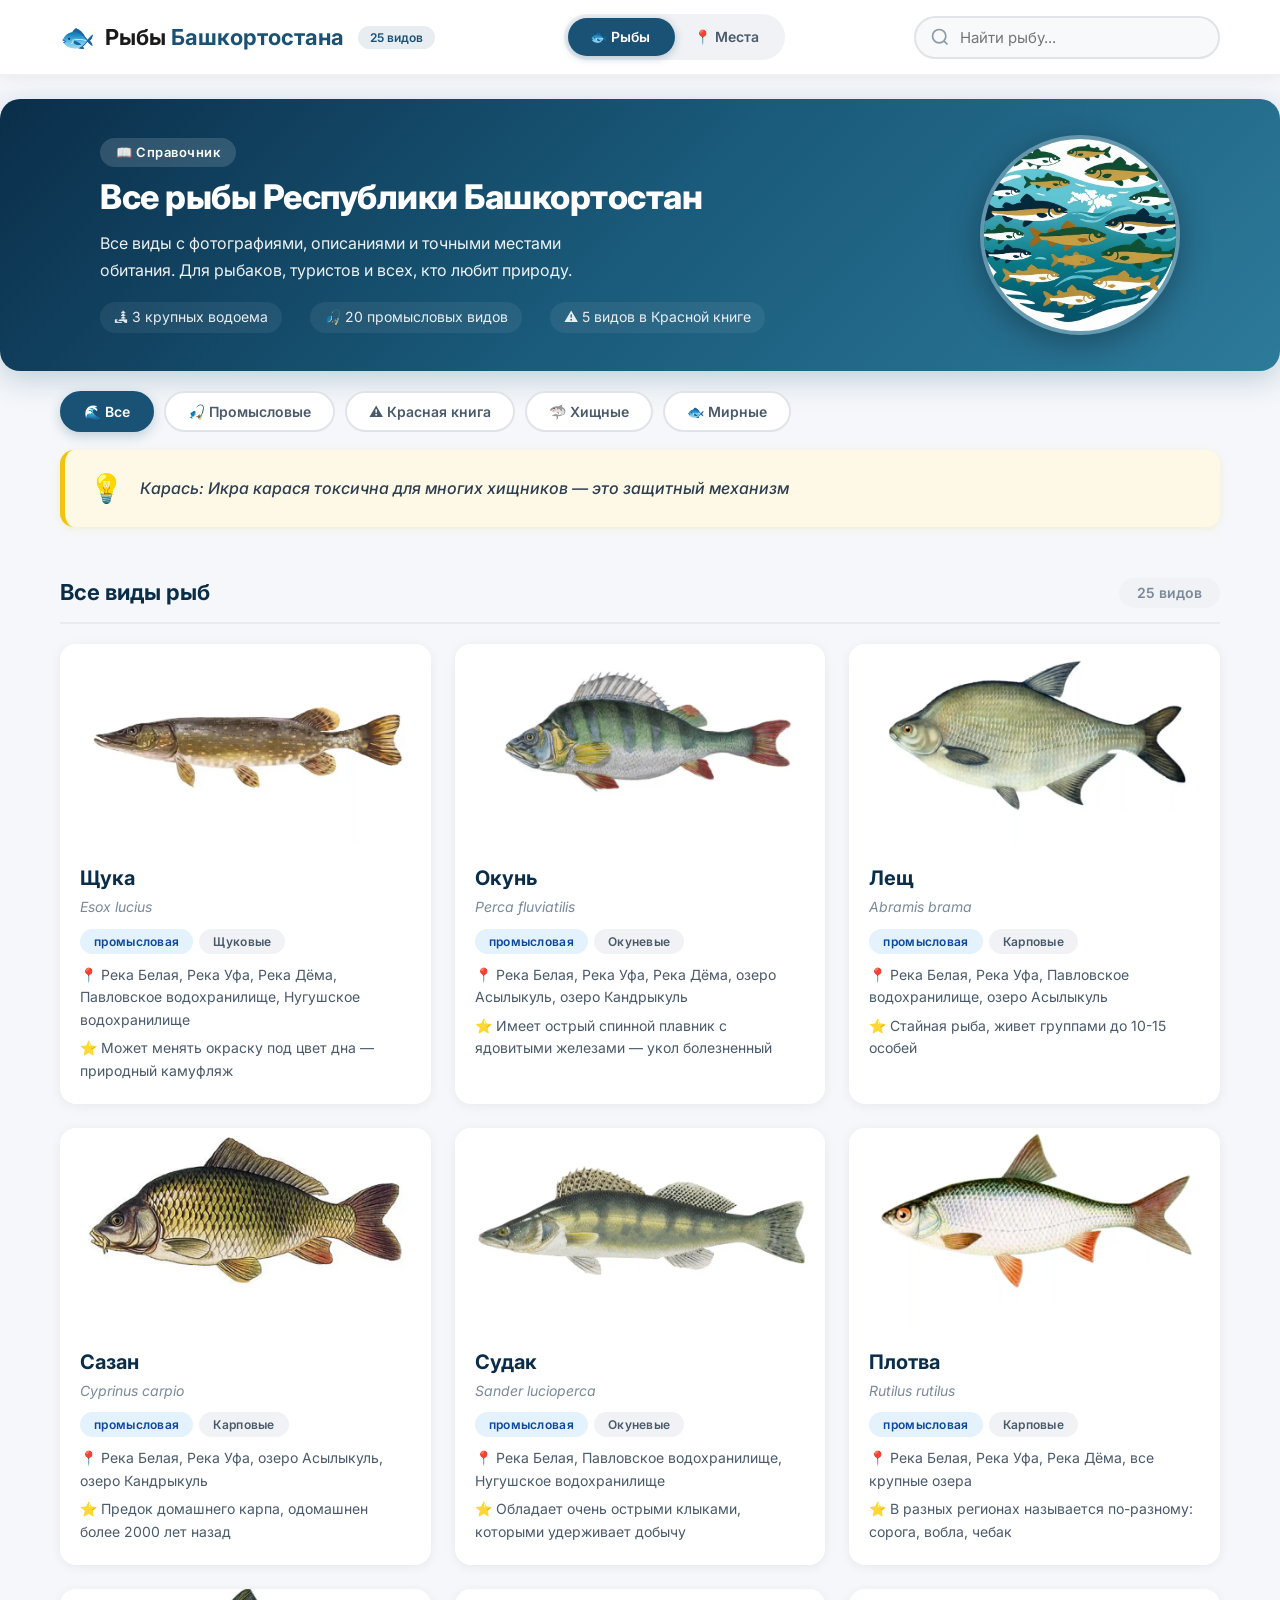
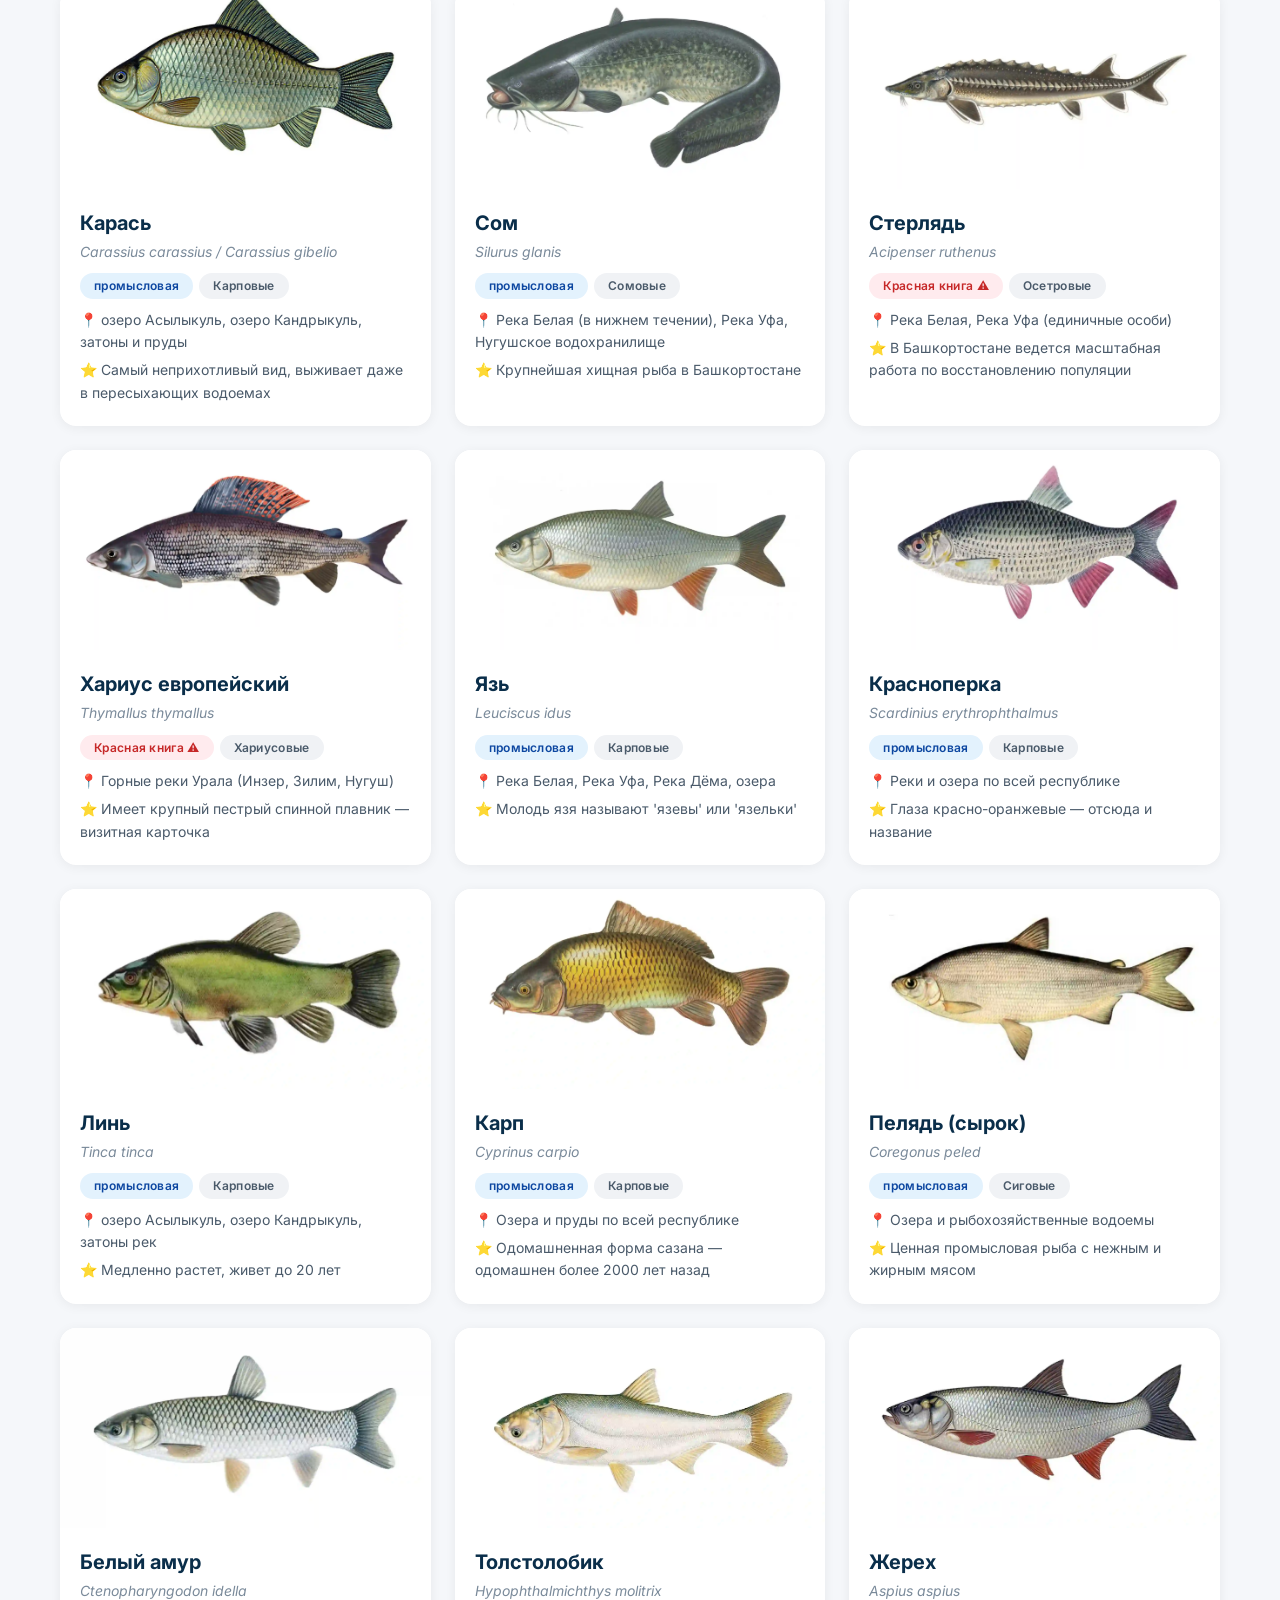
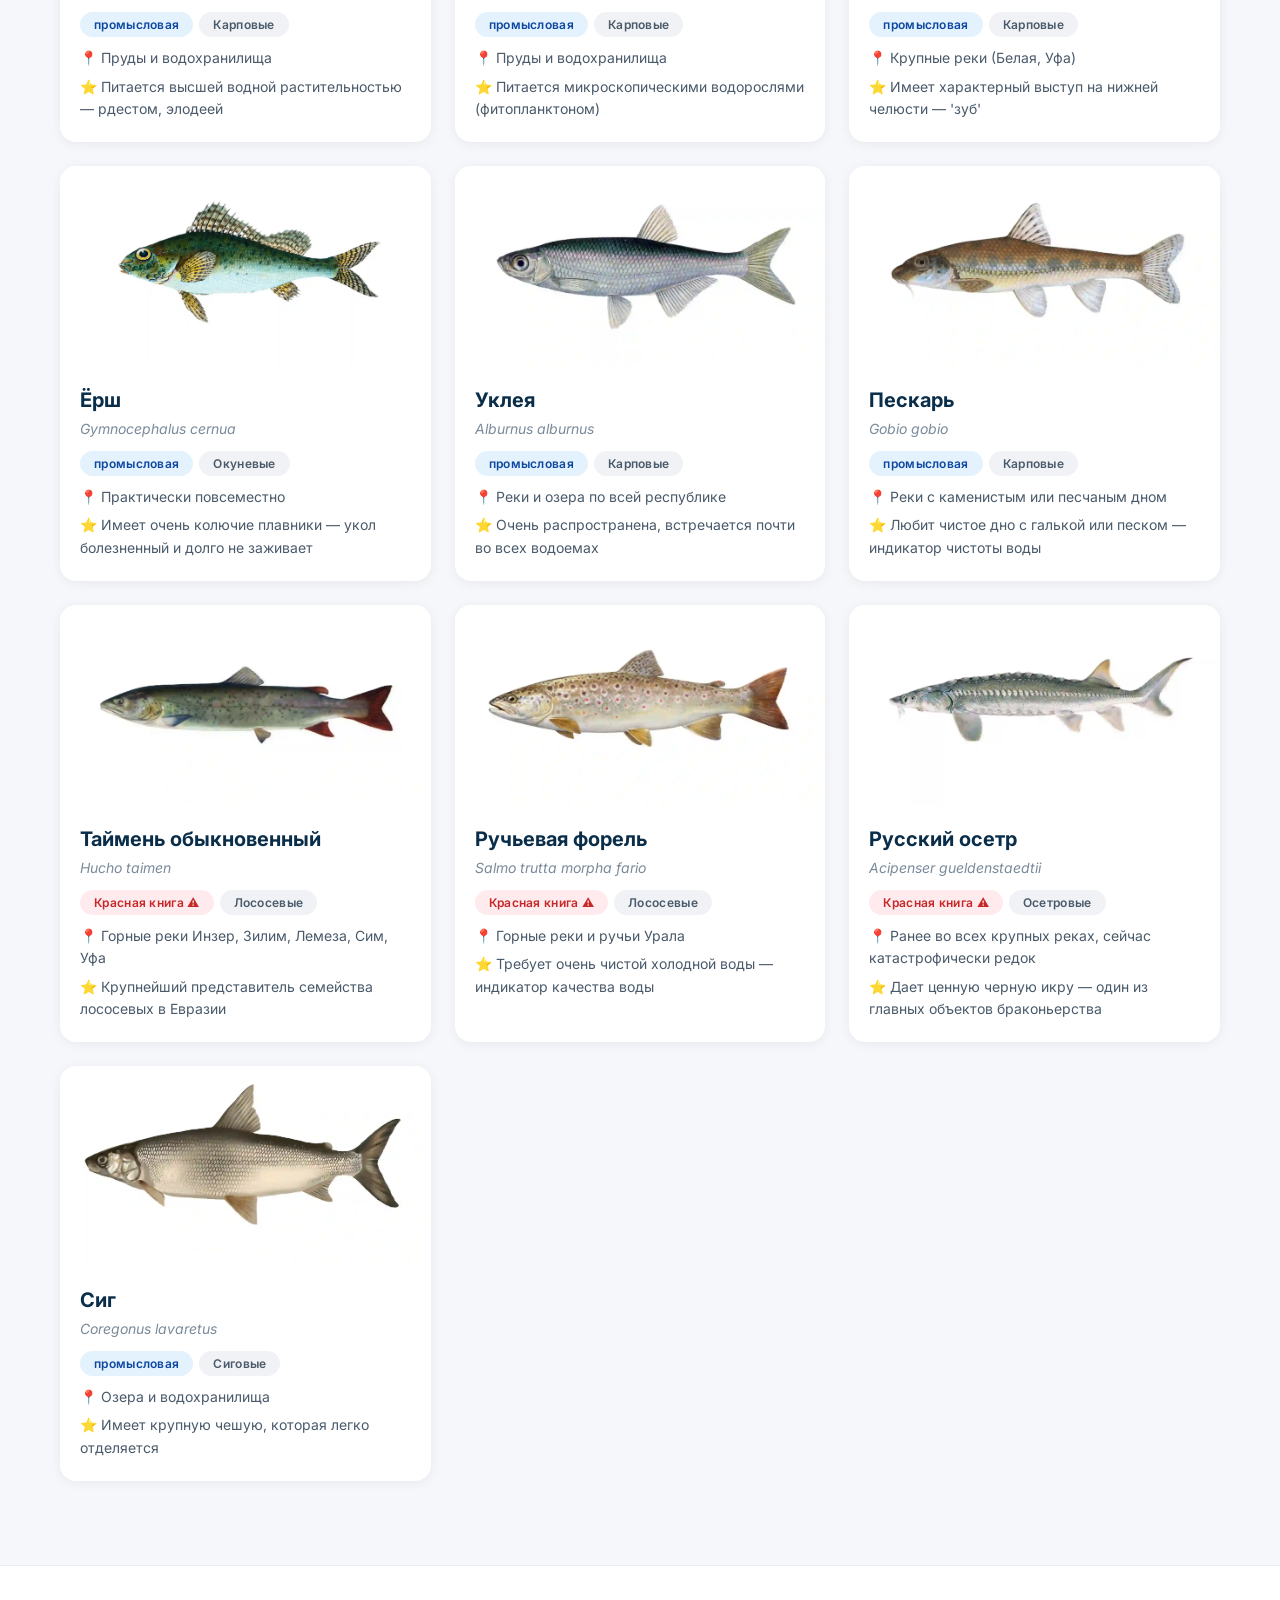
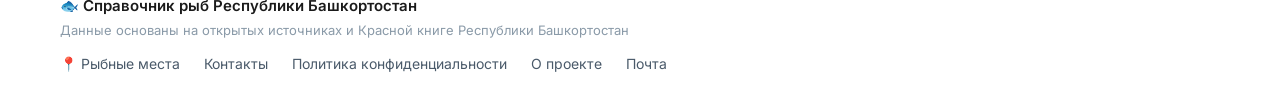
<file: index.html>
<!DOCTYPE html>
<html lang="ru">
<head>
    <meta charset="UTF-8" />
    <meta name="viewport" content="width=device-width, initial-scale=1.0" />
    <title>Рыбы Башкортостана: 25+ видов с фото, где ловить, календарь клёва</title>
    <link rel="icon" href="img/icons/favicon.png" type="image/png" />
    
    <!-- SEO Мета-теги (улучшенные) -->
    <meta name="description" content="Все рыбы Башкортостана: 25+ видов с фото, описанием и местами обитания. Щука, окунь, судак, сазан, лещ, сом, стерлядь. Календарь клёва и нереста, снасти, советы рыбакам." />
    <meta name="keywords" content="рыбы башкортостана, рыбы башкирии, все виды рыб, щука, окунь, судак, сазан, лещ, сом, стерлядь, хариус, таймень, форель, красная книга рыб, рыбалка в башкирии, рыбалка в уфе, календарь клёва, когда клюёт щука, когда нерест рыбы, места обитания рыб, интересные факты о рыбах, справочник рыб, энциклопедия рыб, виды рыб с фото" />
    <meta name="author" content="Рыбы Башкортостана" />
    <meta name="robots" content="index, follow, max-image-preview:large" />
    <meta name="yandex-verification" content="ВСТАВЬТЕ_ВАШ_КОД_ЯНДЕКС_ВЕБМАСТЕР" />
    <meta name="google-site-verification" content="ВСТАВЬТЕ_ВАШ_КОД_GOOGLE_SEARCH_CONSOLE" />
    
    <!-- Open Graph (для соцсетей) -->
    <meta property="og:type" content="website" />
    <meta property="og:title" content="Рыбы Башкортостана: 25+ видов с фото, где ловить, календарь клёва" />
    <meta property="og:description" content="Все рыбы Башкортостана: 25+ видов с фото, описанием и местами обитания. Календарь клёва и нереста, снасти, советы рыбакам." />
    <meta property="og:url" content="https://www.bashrybka.ru/" />
    <meta property="og:image" content="https://www.bashrybka.ru/img/promo-fish.jpg" />
    <meta property="og:image:width" content="1200" />
    <meta property="og:image:height" content="630" />
    <meta property="og:locale" content="ru_RU" />
    <meta property="og:site_name" content="Рыбы Башкортостана" />
    
    <!-- Twitter Card -->
    <meta name="twitter:card" content="summary_large_image" />
    <meta name="twitter:title" content="Рыбы Башкортостана: 25+ видов с фото, где ловить" />
    <meta name="twitter:description" content="Все рыбы Башкортостана: 25+ видов с фото, описанием и местами обитания. Календарь клёва и нереста." />
    <meta name="twitter:image" content="https://www.bashrybka.ru/img/promo-fish.jpg" />
    
    <!-- Гео-теги (локальное SEO для Башкортостана) -->
    <meta name="geo.region" content="RU-BA" />
    <meta name="geo.placename" content="Уфа, Башкортостан, Россия" />
    <meta name="geo.position" content="54.735147;55.958727" />
    <meta name="ICBM" content="54.735147, 55.958727" />
    
    <!-- Дополнительные SEO-теги -->
    <link rel="canonical" href="https://www.bashrybka.ru/" />
    <meta name="theme-color" content="#1a5276" />
    <meta name="mobile-web-app-capable" content="yes" />
    <meta name="apple-mobile-web-app-status-bar-style" content="black-translucent" />
    
    <link rel="stylesheet" href="css/style.css" />
    <link href="https://fonts.googleapis.com/css2?family=Inter:ital,wght@0,400;0,600;0,700;1,400&display=swap" rel="stylesheet" />
<!-- Yandex.RTB -->
<script>window.yaContextCb=window.yaContextCb||[]</script>
<script src="https://yandex.ru/ads/system/context.js" async></script>
</head>
<body>

    <!-- ===== ШАПКА ===== -->
    <header class="header">
        <div class="container">
            <div class="header-inner">
                <div class="logo">
                    <span class="logo-icon">🐟</span>
                    <span class="logo-text">Рыбы <span class="logo-accent">Башкортостана</span></span>
                    <span class="logo-badge" id="fishCounter">0 видов</span>
                </div>
                
                <!-- ✅ ПЕРЕКЛЮЧАТЕЛЬ СО СДВИГОМ -->
                <div class="view-switcher-slider" data-active="fishes">
                    <div class="view-slider-bg"></div>
                    <a href="index.html" class="view-btn-slider active">🐟 Рыбы</a>
                    <a href="places.html" class="view-btn-slider">📍 Места</a>
                </div>
                
                <div class="header-controls">
                    <div class="search-wrapper">
                        <input type="text" id="searchInput" placeholder="Найти рыбу..." class="search-input" />
                        <svg class="search-icon" width="20" height="20" viewBox="0 0 24 24" fill="none" stroke="currentColor" stroke-width="2"><circle cx="11" cy="11" r="8"/><path d="M21 21l-4.35-4.35"/></svg>
                    </div>
                </div>
            </div>
        </div>
    </header>

    <!-- ===== ПРОМО-БАННЕР ===== -->
    <section class="promo-banner">
        <div class="container">
            <div class="promo-content">
                <div class="promo-text">
                    <span class="promo-tag">📖 Справочник</span>
                    <h2>Все рыбы Республики Башкортостан</h2>
                    <p>Все виды с фотографиями, описаниями и точными местами обитания. Для рыбаков, туристов и всех, кто любит природу.</p>
                    <div class="promo-stats">
                        <span>🏞 3 крупных водоема</span>
                        <span id="statPromyslovaya">🎣 0 промысловых видов</span>
                        <span id="statRedBook">⚠️ 0 видов в Красной книге</span>
                    </div>
                </div>
                <div class="promo-image">
                    <img src="img/promo-fish.jpg" alt="Рыбы Башкортостана" loading="lazy" />
                </div>
            </div>
        </div>
    </section>

    <!-- ===== КАТЕГОРИИ-ФИЛЬТРЫ (ИКОНКИ) ===== -->
    <section class="categories">
        <div class="container">
            <div class="categories-grid">
                <button class="category-btn active" data-filter="all">🌊 Все</button>
                <button class="category-btn" data-filter="promyslovaya">🎣 Промысловые</button>
                <button class="category-btn" data-filter="red_book">⚠️ Красная книга</button>
                <button class="category-btn" data-filter="predator">🦈 Хищные</button>
                <button class="category-btn" data-filter="peaceful">🐟 Мирные</button>
            </div>
        </div>
    </section>

    <!-- ===== БЛОК "СЛУЧАЙНЫЙ ФАКТ" ===== -->
    <section class="fact-block">
        <div class="container">
            <div class="fact-card">
                <span class="fact-emoji">💡</span>
                <div class="fact-text" id="randomFact">Загрузка интересного факта...</div>
            </div>
        </div>
    </section>

    <!-- ===== ЛЕНТА КАРТОЧЕК ===== -->
    <main class="main-content">
        <div class="container">
            <!-- Большая карточка (главная) -->
            <div id="featuredCard" class="featured-card-wrapper"></div>
            
            <!-- Сетка карточек -->
            <div class="section-header">
                <h3>Все виды рыб</h3>
                <span class="section-count" id="resultCount">0 видов</span>
            </div>
            <div class="fish-grid" id="fishGrid">
                <!-- Сюда будут вставляться карточки -->
            </div>
            
            <!-- Кнопка "Показать еще" (для будущего расширения) -->
            <div class="load-more-wrapper">
                <button id="loadMoreBtn" class="load-more-btn" style="display:none;">Показать еще</button>
            </div>
        </div>
    </main>

    <!-- ===== ПОДВАЛ ===== -->
    <footer class="footer">
        <div class="container">
            <div class="footer-inner">
                <div class="footer-info">
                    <p>🐟 Справочник рыб Республики Башкортостан</p>
                    <p class="footer-small">Данные основаны на открытых источниках и Красной книге Республики Башкортостан</p>
                </div>
                <div class="footer-links">
                    <a href="places.html">📍 Рыбные места</a>
                    <a href="contacts.html">Контакты</a>
                    <a href="privacy.html">Политика конфиденциальности</a>
                    <a href="about.html">О проекте</a>
                    <a href="mailto:krypton-mail@mail.ru">Почта</a>
                </div>
            </div>
        </div>
    </footer>

    <!-- ===== СКРИПТЫ ===== -->
    <script src="js/app.js"></script>
<!-- Yandex.Metrika counter -->
<script type="text/javascript">
    (function(m,e,t,r,i,k,a){
        m[i]=m[i]||function(){(m[i].a=m[i].a||[]).push(arguments)};
        m[i].l=1*new Date();
        for (var j = 0; j < document.scripts.length; j++) {if (document.scripts[j].src === r) { return; }}
        k=e.createElement(t),a=e.getElementsByTagName(t)[0],k.async=1,k.src=r,a.parentNode.insertBefore(k,a)
    })(window, document,'script','https://mc.yandex.ru/metrika/tag.js?id=111613780', 'ym');

    ym(111613780, 'init', {ssr:true, webvisor:true, clickmap:true, ecommerce:"dataLayer", referrer: document.referrer, url: location.href, accurateTrackBounce:true, trackLinks:true});
</script>
<noscript><div><img src="https://mc.yandex.ru/watch/111613780" style="position:absolute; left:-9999px;" alt="" /></div></noscript>
<!-- /Yandex.Metrika counter -->
<!-- Yandex.RTB R-A-20065535-13 -->
<script>
window.yaContextCb.push(() => {
    Ya.Context.AdvManager.render({
        "blockId": "R-A-20065535-13",
        "type": "topAd"
    })
})
</script>
<!-- Yandex.RTB R-A-20065535-14 -->
<div id="yandex_rtb_R-A-20065535-14"></div>
<script>
window.yaContextCb.push(() => {
    Ya.Context.AdvManager.render({
        "blockId": "R-A-20065535-14",
        "renderTo": "yandex_rtb_R-A-20065535-14"
    })
})
</script>
</body>
</html>
</file>
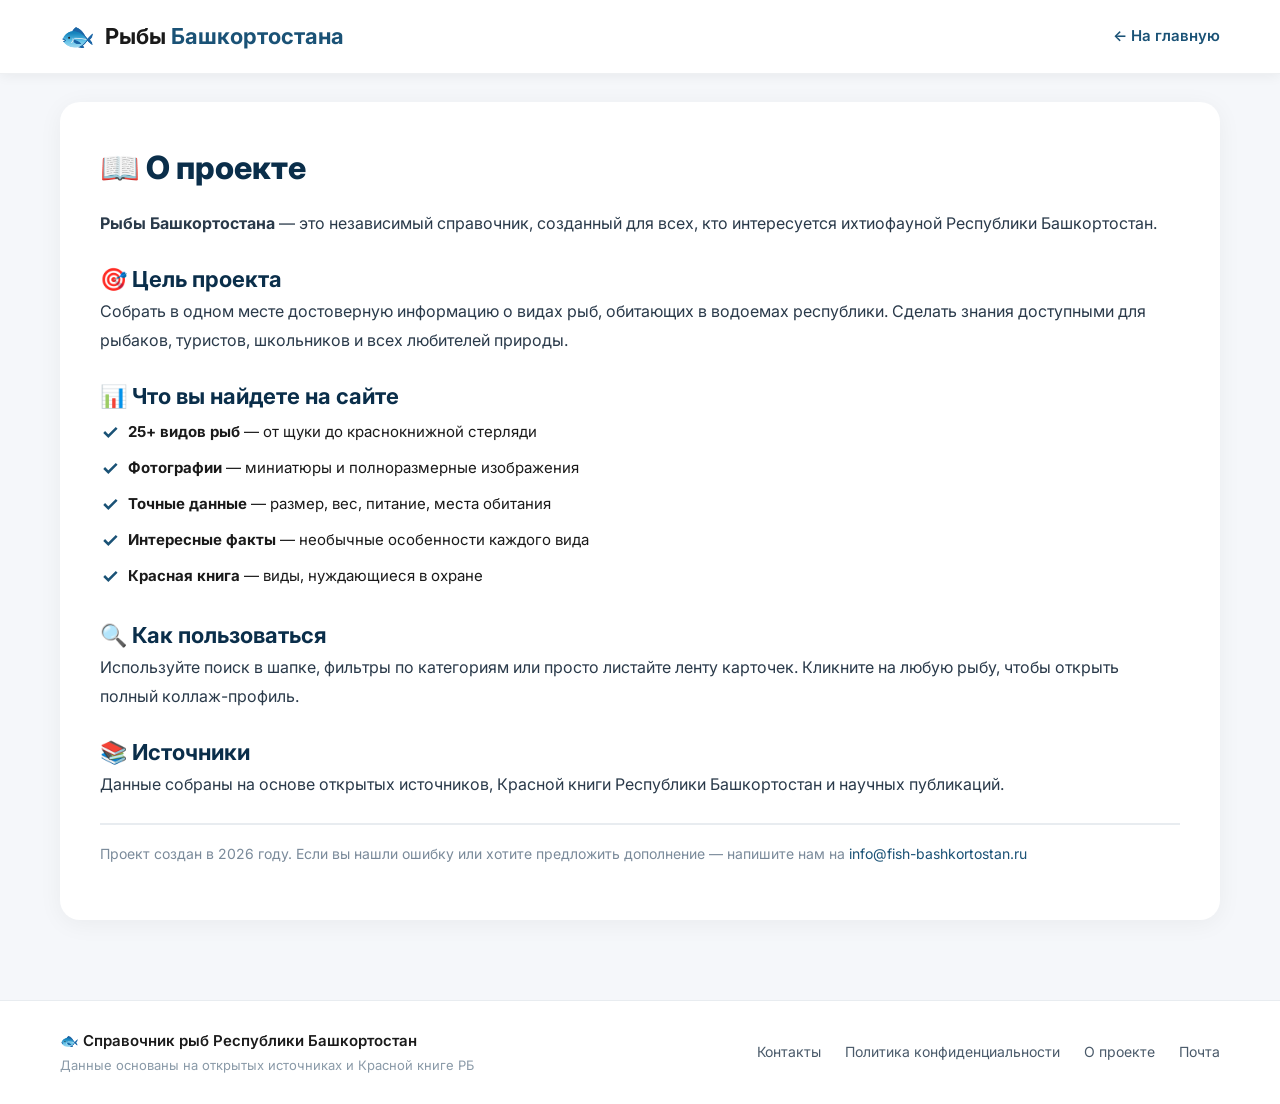
<file: about.html>
<!DOCTYPE html>
<html lang="ru">
<head>
    <meta charset="UTF-8" />
    <meta name="viewport" content="width=device-width, initial-scale=1.0" />
    <title>О проекте — Рыбы Башкортостана</title>
    <link rel="icon" href="img/icons/favicon.png" type="image/png" />
    <link rel="stylesheet" href="css/style.css" />
    <link href="https://fonts.googleapis.com/css2?family=Inter:ital,wght@0,400;0,600;0,700;1,400&display=swap" rel="stylesheet" />
</head>
<body>

    <header class="header">
        <div class="container">
            <div class="header-inner">
                <a href="index.html" class="logo" style="text-decoration:none;">
                    <span class="logo-icon">🐟</span>
                    <span class="logo-text">Рыбы <span class="logo-accent">Башкортостана</span></span>
                </a>
                <div class="header-controls">
                    <a href="index.html" style="color:#1a5276;font-weight:600;font-size:15px;">← На главную</a>
                </div>
            </div>
        </div>
    </header>

    <main class="main-content">
        <div class="container">
            <div class="about-page">
                <h1>📖 О проекте</h1>
                <p><strong>Рыбы Башкортостана</strong> — это независимый справочник, созданный для всех, кто интересуется ихтиофауной Республики Башкортостан.</p>
                
                <h2 style="margin-top:24px;font-size:22px;color:#0a2e4a;">🎯 Цель проекта</h2>
                <p>Собрать в одном месте достоверную информацию о видах рыб, обитающих в водоемах республики. Сделать знания доступными для рыбаков, туристов, школьников и всех любителей природы.</p>
                
                <h2 style="margin-top:24px;font-size:22px;color:#0a2e4a;">📊 Что вы найдете на сайте</h2>
                <ul>
                    <li><strong>25+ видов рыб</strong> — от щуки до краснокнижной стерляди</li>
                    <li><strong>Фотографии</strong> — миниатюры и полноразмерные изображения</li>
                    <li><strong>Точные данные</strong> — размер, вес, питание, места обитания</li>
                    <li><strong>Интересные факты</strong> — необычные особенности каждого вида</li>
                    <li><strong>Красная книга</strong> — виды, нуждающиеся в охране</li>
                </ul>
                
                <h2 style="margin-top:24px;font-size:22px;color:#0a2e4a;">🔍 Как пользоваться</h2>
                <p>Используйте поиск в шапке, фильтры по категориям или просто листайте ленту карточек. Кликните на любую рыбу, чтобы открыть полный коллаж-профиль.</p>
                
                <h2 style="margin-top:24px;font-size:22px;color:#0a2e4a;">📚 Источники</h2>
                <p>Данные собраны на основе открытых источников, Красной книги Республики Башкортостан и научных публикаций.</p>
                
                <p style="margin-top:24px;padding-top:16px;border-top:2px solid #e8ecf0;color:#7a8a9a;font-size:14px;">
                    Проект создан в 2026 году. Если вы нашли ошибку или хотите предложить дополнение — напишите нам на <a href="mailto:info@fish-bashkortostan.ru" style="color:#1a5276;">info@fish-bashkortostan.ru</a>
                </p>
            </div>
        </div>
    </main>

    <footer class="footer">
        <div class="container">
            <div class="footer-inner">
                <div class="footer-info">
                    <p>🐟 Справочник рыб Республики Башкортостан</p>
                    <p class="footer-small">Данные основаны на открытых источниках и Красной книге РБ</p>
                </div>
                <div class="footer-links">
                    <a href="contacts.html">Контакты</a>
                    <a href="privacy.html">Политика конфиденциальности</a>
                    <a href="about.html">О проекте</a>
                    <a href="mailto:krypton-mail@mail.ru">Почта</a>
                </div>
            </div>
        </div>
    </footer>
</body>
</html>
</file>
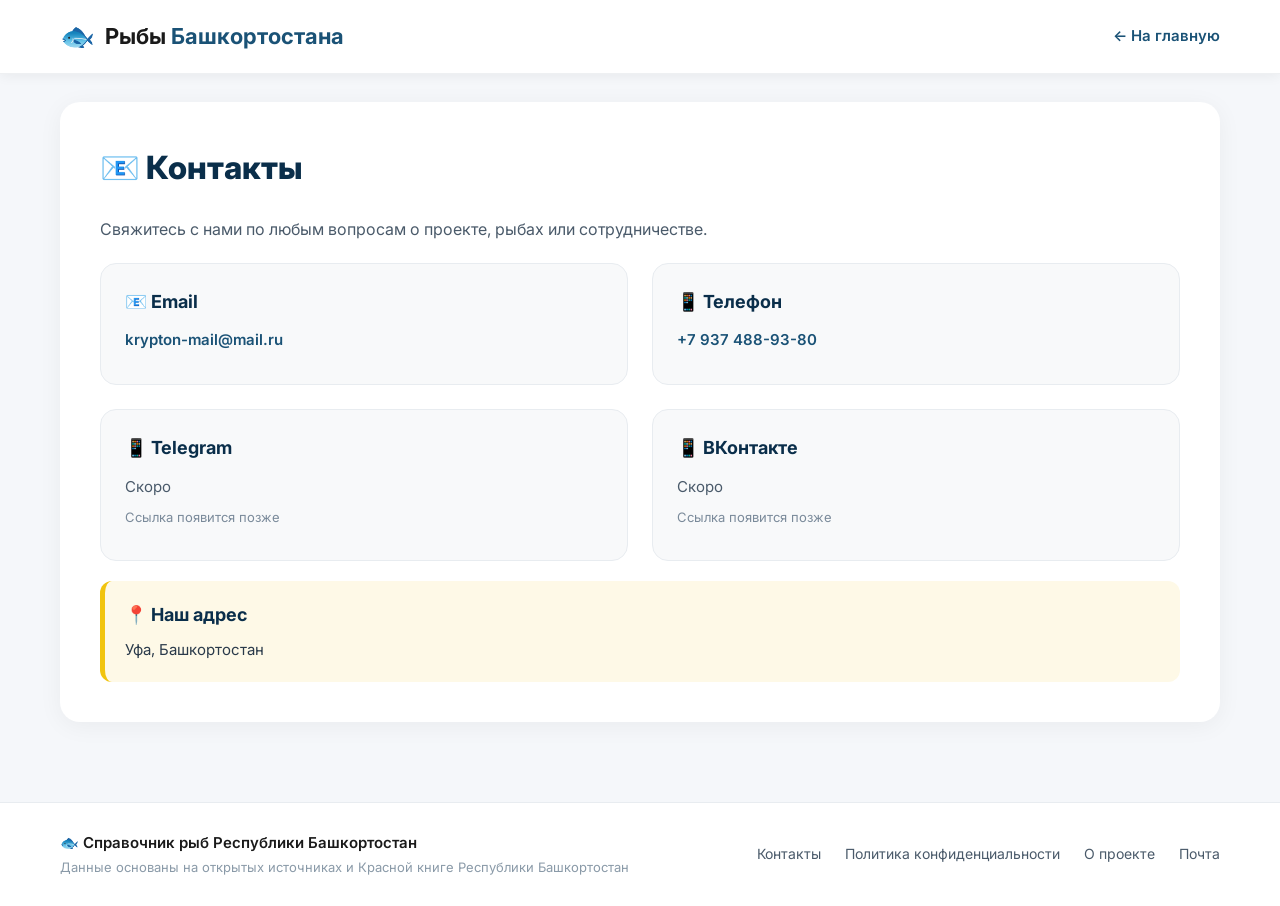
<file: contacts.html>
<!DOCTYPE html>
<html lang="ru">
<head>
    <meta charset="UTF-8" />
    <meta name="viewport" content="width=device-width, initial-scale=1.0" />
    <title>Контакты — Рыбы Башкортостана</title>
    <link rel="icon" href="img/icons/favicon.png" type="image/png" />
    <link rel="stylesheet" href="css/style.css" />
    <link href="https://fonts.googleapis.com/css2?family=Inter:ital,wght@0,400;0,600;0,700;1,400&display=swap" rel="stylesheet" />
    <style>
        .contacts-page {
            background: white;
            border-radius: 20px;
            padding: 40px;
            box-shadow: 0 4px 24px rgba(0, 0, 0, 0.05);
            margin: 20px 0 32px;
        }
        .contacts-page h1 {
            font-size: 32px;
            font-weight: 800;
            color: #0a2e4a;
            margin-bottom: 24px;
        }
        .contacts-grid {
            display: grid;
            grid-template-columns: 1fr 1fr;
            gap: 24px;
            margin-top: 20px;
        }
        .contact-card {
            background: #f8f9fa;
            padding: 24px;
            border-radius: 16px;
            border: 1px solid #e8ecf0;
            transition: all 0.3s;
        }
        .contact-card:hover {
            box-shadow: 0 4px 16px rgba(0, 0, 0, 0.08);
            border-color: #1a5276;
        }
        .contact-card h3 {
            font-size: 18px;
            font-weight: 700;
            color: #0a2e4a;
            margin-bottom: 12px;
            display: flex;
            align-items: center;
            gap: 8px;
        }
        .contact-card p {
            font-size: 15px;
            color: #4a5a6a;
            margin: 8px 0;
            word-break: break-word;
        }
        .contact-card a {
            color: #1a5276;
            font-weight: 600;
            text-decoration: none;
            transition: color 0.2s;
        }
        .contact-card a:hover {
            color: #0a3a5a;
            text-decoration: underline;
        }
        .contact-address {
            margin-top: 20px;
            background: #fef9e7;
            padding: 20px;
            border-radius: 12px;
            border-left: 5px solid #f1c40f;
        }
        .contact-address h3 {
            font-size: 18px;
            font-weight: 700;
            color: #0a2e4a;
            margin-bottom: 8px;
        }
        .contact-address p {
            font-size: 15px;
            color: #2a3a4a;
        }
        @media (max-width: 640px) {
            .contacts-grid {
                grid-template-columns: 1fr;
            }
            .contacts-page {
                padding: 24px 20px;
            }
            .contacts-page h1 {
                font-size: 24px;
            }
        }
    </style>
</head>
<body>
    <header class="header">
        <div class="container">
            <div class="header-inner">
                <a href="index.html" class="logo" style="text-decoration:none;">
                    <span class="logo-icon">🐟</span>
                    <span class="logo-text">Рыбы <span class="logo-accent">Башкортостана</span></span>
                </a>
                <div class="header-controls">
                    <a href="index.html" style="color:#1a5276;font-weight:600;font-size:15px;">← На главную</a>
                </div>
            </div>
        </div>
    </header>

    <main class="main-content">
        <div class="container">
            <div class="contacts-page">
                <h1>📧 Контакты</h1>
                <p style="font-size:16px;color:#4a5a6a;">Свяжитесь с нами по любым вопросам о проекте, рыбах или сотрудничестве.</p>

                <div class="contacts-grid">
                    <div class="contact-card">
                        <h3>📧 Email</h3>
                        <p><a href="mailto:krypton-mail@mail.ru">krypton-mail@mail.ru</a></p>
                    </div>
                    <div class="contact-card">
                        <h3>📱 Телефон</h3>
                        <p><a href="tel:+79374889380">+7 937 488-93-80</a></p>
                    </div>
                    <div class="contact-card">
                        <h3>📱 Telegram</h3>
                        <p>Скоро</p>
                        <p style="font-size:13px;color:#7a8a9a;">Ссылка появится позже</p>
                    </div>
                    <div class="contact-card">
                        <h3>📱 ВКонтакте</h3>
                        <p>Скоро</p>
                        <p style="font-size:13px;color:#7a8a9a;">Ссылка появится позже</p>
                    </div>
                </div>

                <div class="contact-address">
                    <h3>📍 Наш адрес</h3>
                    <p>Уфа, Башкортостан</p>
                </div>
            </div>
        </div>
    </main>

    <footer class="footer">
        <div class="container">
            <div class="footer-inner">
                <div class="footer-info">
                    <p>🐟 Справочник рыб Республики Башкортостан</p>
                    <p class="footer-small">Данные основаны на открытых источниках и Красной книге Республики Башкортостан</p>
                </div>
                <div class="footer-links">
                    <a href="contacts.html">Контакты</a>
                    <a href="privacy.html">Политика конфиденциальности</a>
                    <a href="about.html">О проекте</a>
                    <a href="mailto:krypton-mail@mail.ru">Почта</a>
                </div>
            </div>
        </div>
    </footer>
<!-- Yandex.Metrika counter -->
<script type="text/javascript">
    (function(m,e,t,r,i,k,a){
        m[i]=m[i]||function(){(m[i].a=m[i].a||[]).push(arguments)};
        m[i].l=1*new Date();
        for (var j = 0; j < document.scripts.length; j++) {if (document.scripts[j].src === r) { return; }}
        k=e.createElement(t),a=e.getElementsByTagName(t)[0],k.async=1,k.src=r,a.parentNode.insertBefore(k,a)
    })(window, document,'script','https://mc.yandex.ru/metrika/tag.js?id=111613780', 'ym');

    ym(111613780, 'init', {ssr:true, webvisor:true, clickmap:true, ecommerce:"dataLayer", referrer: document.referrer, url: location.href, accurateTrackBounce:true, trackLinks:true});
</script>
<noscript><div><img src="https://mc.yandex.ru/watch/111613780" style="position:absolute; left:-9999px;" alt="" /></div></noscript>
<!-- /Yandex.Metrika counter -->
</body>
</html>
</file>
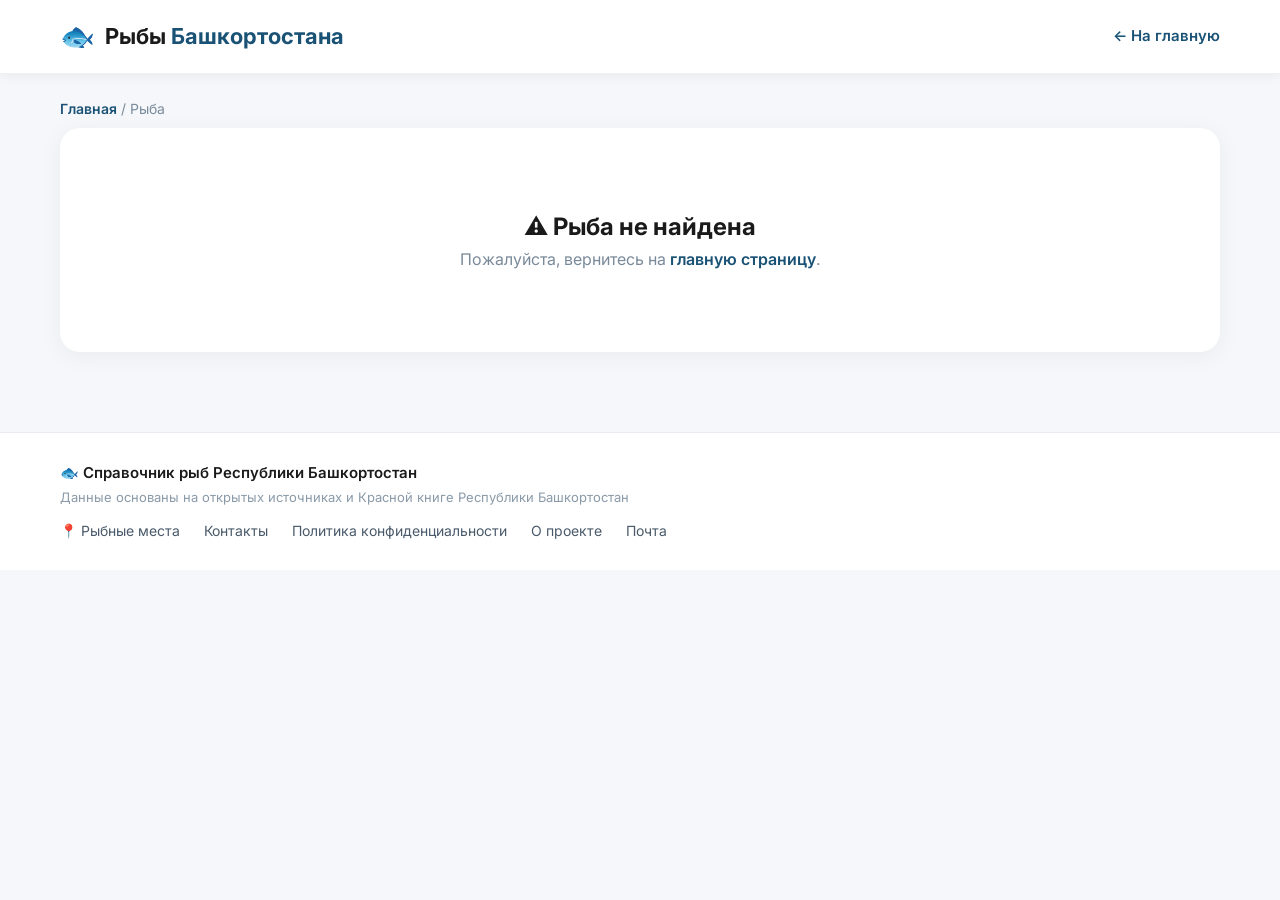
<file: fish.html>
<!DOCTYPE html>
<html lang="ru">
<head>
    <meta charset="UTF-8" />
    <meta name="viewport" content="width=device-width, initial-scale=1.0" />
    <title id="pageTitle">Рыбы России и Башкортостана</title>
    <link rel="icon" href="img/icons/favicon.png" type="image/png" />
    
    <!-- SEO Мета-теги (обновляются динамически) -->
    <meta name="description" content="Описание рыбы, места обитания, размеры, интересные факты, календарь клёва и нереста. Вся информация о рыбе из России и Башкортостана." />
    <meta name="keywords" content="рыбы россии, рыбы башкортостана, рыбалка, виды рыб, рыбная карта, красная книга рыб, календарь клёва, нерест, интересные факты о рыбах" />
    <meta name="author" content="Рыбы России и Башкортостана" />
    <meta name="robots" content="index, follow, max-image-preview:large" />
    
    <!-- Open Graph (для соцсетей) -->
    <meta property="og:type" content="article" />
    <meta property="og:title" content="Рыбы России и Башкортостана" />
    <meta property="og:description" content="Описание рыбы, места обитания, размеры, интересные факты, календарь клёва и нереста." />
    <meta property="og:url" content="https://www.bashrybka.ru/fish.html" />
    <meta property="og:image" content="https://www.bashrybka.ru/img/thumb/shchuka.webp" />
    <meta property="og:image:width" content="1200" />
    <meta property="og:image:height" content="630" />
    <meta property="og:locale" content="ru_RU" />
    
    <!-- Twitter Card -->
    <meta name="twitter:card" content="summary_large_image" />
    <meta name="twitter:title" content="Рыбы России и Башкортостана" />
    <meta name="twitter:description" content="Описание рыбы, места обитания, размеры, интересные факты, календарь клёва и нереста." />
    <meta name="twitter:image" content="https://www.bashrybka.ru/img/thumb/shchuka.webp" />
    
    <!-- Гео-теги -->
    <meta name="geo.region" content="RU-BA" />
    <meta name="geo.placename" content="Уфа, Башкортостан, Россия" />
    
    <!-- Canonical -->
    <link rel="canonical" href="https://www.bashrybka.ru/fish.html" />
    <meta name="theme-color" content="#1a5276" />
    
    <link rel="stylesheet" href="css/style.css" />
    <link href="https://fonts.googleapis.com/css2?family=Inter:ital,wght@0,400;0,600;0,700;1,400&display=swap" rel="stylesheet" />
    
    <style>
        /* Стили для карусели */
        .carousel-container {
            position: relative;
            width: 100%;
            height: 380px;
            border-radius: 16px;
            overflow: hidden;
            box-shadow: 0 4px 20px rgba(0, 0, 0, 0.08);
            background: #e8ecf0;
        }
        .carousel-slides {
            display: flex;
            width: 100%;
            height: 100%;
            transition: transform 0.4s ease-in-out;
        }
        .carousel-slide {
            min-width: 100%;
            height: 100%;
        }
        .carousel-slide img {
            width: 100%;
            height: 100%;
            object-fit: cover;
            display: block;
        }
        .carousel-btn {
            position: absolute;
            top: 50%;
            transform: translateY(-50%);
            background: rgba(255, 255, 255, 0.8);
            border: none;
            width: 44px;
            height: 44px;
            border-radius: 50%;
            font-size: 22px;
            cursor: pointer;
            box-shadow: 0 2px 8px rgba(0,0,0,0.15);
            transition: background 0.2s;
            display: flex;
            align-items: center;
            justify-content: center;
            color: #1a1a1a;
            z-index: 10;
        }
        .carousel-btn:hover {
            background: white;
        }
        .carousel-btn.prev { left: 12px; }
        .carousel-btn.next { right: 12px; }
        .carousel-dots {
            position: absolute;
            bottom: 12px;
            left: 50%;
            transform: translateX(-50%);
            display: flex;
            gap: 8px;
            z-index: 10;
        }
        .carousel-dot {
            width: 10px;
            height: 10px;
            border-radius: 50%;
            background: rgba(255, 255, 255, 0.5);
            border: none;
            cursor: pointer;
            transition: background 0.3s;
        }
        .carousel-dot.active {
            background: white;
        }
        .fish-page-image {
            flex: 0 0 45%;
        }
        @media (max-width: 820px) {
            .fish-page-top {
                flex-direction: column;
            }
            .fish-page-image {
                flex: unset;
            }
            .carousel-container {
                height: 280px;
            }
        }
        @media (max-width: 640px) {
            .carousel-container {
                height: 220px;
            }
            .carousel-btn {
                width: 32px;
                height: 32px;
                font-size: 16px;
            }
        }
        
        /* Стили для блока "Рыбацкие секреты" */
        .fish-secrets {
            background: #f0f7fc;
            border-radius: 16px;
            padding: 24px;
            margin-top: 24px;
            border: 1px solid #d4e0ff;
        }
        .fish-secrets h3 {
            font-size: 20px;
            font-weight: 700;
            color: #0a2e4a;
            margin-bottom: 16px;
        }
        .secret-block {
            margin-bottom: 16px;
        }
        .secret-label {
            font-size: 14px;
            font-weight: 700;
            color: #1a5276;
            margin-bottom: 4px;
        }
        .secret-value {
            font-size: 15px;
            color: #2a3a4a;
            line-height: 1.6;
        }
        .secret-tags {
            display: flex;
            flex-wrap: wrap;
            gap: 8px;
            margin-top: 4px;
        }
        .secret-tag {
            background: white;
            border: 1px solid #d4e0ff;
            border-radius: 20px;
            padding: 4px 14px;
            font-size: 13px;
            font-weight: 600;
            color: #1a5276;
        }

        /* Стили для FAQ */
        .fish-faq {
            background: #f8f9fa;
            border-radius: 12px;
            padding: 20px;
            margin-top: 16px;
        }
        .fish-faq h3 {
            font-size: 16px;
            font-weight: 700;
            color: #0a2e4a;
            margin-bottom: 12px;
        }
        .faq-item {
            margin-bottom: 10px;
        }
        .faq-item summary {
            cursor: pointer;
            font-weight: 600;
            font-size: 14px;
            color: #1a5276;
            margin-bottom: 4px;
        }
        .faq-item p {
            font-size: 14px;
            color: #2a3a4a;
            margin: 0;
            padding-left: 16px;
        }

        /* ===== СТИЛИ ДЛЯ КАЛЕНДАРЕЙ ===== */
        .fish-calendars {
            display: grid;
            grid-template-columns: 1fr 1fr;
            gap: 16px;
            margin-bottom: 16px;
        }
        .fish-calendar-block {
            background: #f8f9fa;
            padding: 12px;
            border-radius: 12px;
        }
        .fish-calendar-block h4 {
            font-size: 13px;
            font-weight: 700;
            color: #0a2e4a;
            margin: 0 0 8px;
        }
        .calendar-row {
            display: flex;
            gap: 3px;
        }
        .calendar-month {
            display: flex;
            flex-direction: column;
            align-items: center;
            gap: 2px;
            width: 24px;
        }
        .calendar-month .month-label {
            font-size: 8px;
            font-weight: 600;
            color: #7a8a9a;
            text-transform: uppercase;
        }
        .calendar-month .month-box {
            width: 22px;
            height: 22px;
            border-radius: 4px;
            border: 1px solid #e0e4e8;
            background: #f0f2f5;
            transition: all 0.2s ease;
        }
        .calendar-month .month-box.activity-on {
            background: #2e7d32;
            border-color: #2e7d32;
            box-shadow: 0 2px 6px rgba(46, 125, 50, 0.3);
        }
        .calendar-month .month-box.spawn-on {
            background: #c62828;
            border-color: #c62828;
            box-shadow: 0 2px 6px rgba(198, 40, 40, 0.3);
        }
        .calendar-legend {
            display: flex;
            gap: 12px;
            font-size: 11px;
            color: #4a5a6a;
            margin-top: 8px;
        }
        .calendar-legend span {
            display: flex;
            align-items: center;
            gap: 4px;
        }
        .calendar-legend .dot {
            display: inline-block;
            width: 10px;
            height: 10px;
            border-radius: 3px;
        }
        .calendar-legend .dot.green { background: #2e7d32; }
        .calendar-legend .dot.red { background: #c62828; }
        .calendar-legend .dot.gray { background: #f0f2f5; border: 1px solid #e0e4e8; }

        /* ===== БЛОК "ГДЕ ЛОВИТЬ" ===== */
        .fish-places {
            background: #f0f7fc;
            border-radius: 16px;
            padding: 20px 24px;
            margin-top: 20px;
            border: 1px solid #d4e0ff;
        }
        .fish-places h3 {
            font-size: 18px;
            font-weight: 700;
            color: #0a2e4a;
            margin: 0 0 14px;
            display: flex;
            align-items: center;
            gap: 8px;
        }
        .fish-places-list {
            display: flex;
            flex-direction: column;
            gap: 8px;
        }
        .place-link {
            display: flex;
            align-items: center;
            gap: 10px;
            padding: 10px 16px;
            background: white;
            border-radius: 12px;
            border: 1px solid #d4e0ff;
            text-decoration: none;
            color: #1a1a1a;
            transition: all 0.25s ease;
        }
        .place-link:hover {
            background: #1a5276;
            color: white;
            transform: translateX(4px);
            box-shadow: 0 4px 12px rgba(26, 82, 118, 0.25);
        }
        .place-link-emoji {
            font-size: 20px;
            flex-shrink: 0;
        }
        .place-link-name {
            flex: 1;
            font-size: 15px;
            font-weight: 600;
        }
        .place-link-region {
            font-size: 12px;
            opacity: 0.7;
        }
        .place-link-arrow {
            font-size: 18px;
            opacity: 0.5;
            transition: transform 0.25s ease;
        }
        .place-link:hover .place-link-arrow {
            transform: translateX(4px);
            opacity: 1;
        }
    </style>
</head>
<body>
    <header class="header">
        <div class="container">
            <div class="header-inner">
                <a href="index.html" class="logo" style="text-decoration:none;">
                    <span class="logo-icon">🐟</span>
                    <span class="logo-text">Рыбы <span class="logo-accent">Башкортостана</span></span>
                </a>
                <div class="header-controls">
                    <a href="index.html" style="color:#1a5276;font-weight:600;font-size:15px;">← На главную</a>
                </div>
            </div>
        </div>
    </header>

    <main class="main-content">
        <div class="container">
            <div class="breadcrumbs">
                <a href="index.html">Главная</a> / <span id="breadcrumbFish">Рыба</span>
            </div>
            <div class="fish-page" id="fishPage">
                <div style="text-align:center;padding:40px;">⏳ Загрузка данных...</div>
            </div>
        </div>
    </main>

    <footer class="footer">
        <div class="container">
            <div class="footer-inner">
                <div class="footer-info">
                    <p>🐟 Справочник рыб Республики Башкортостан</p>
                    <p class="footer-small">Данные основаны на открытых источниках и Красной книге Республики Башкортостан</p>
                </div>
                <div class="footer-links">
                    <a href="places.html">📍 Рыбные места</a>
                    <a href="contacts.html">Контакты</a>
                    <a href="privacy.html">Политика конфиденциальности</a>
                    <a href="about.html">О проекте</a>
                    <a href="mailto:krypton-mail@mail.ru">Почта</a>
                </div>
            </div>
        </div>
    </footer>

    <script>
        function escapeHtml(str) {
            if (!str) return '';
            return String(str).replace(/[&<>]/g, function(m) {
                if (m === '&') return '&amp;';
                if (m === '<') return '&lt;';
                if (m === '>') return '&gt;';
                return m;
            });
        }

        const MONTHS_SHORT = ['янв', 'фев', 'мар', 'апр', 'май', 'июн', 'июл', 'авг', 'сен', 'окт', 'ноя', 'дек'];

        function getPluralPlaces(n) {
            if (n % 10 === 1 && n % 100 !== 11) return 'место';
            if (n % 10 >= 2 && n % 10 <= 4 && (n % 100 < 10 || n % 100 >= 20)) return 'места';
            return 'мест';
        }

        function getFishId() {
            const params = new URLSearchParams(window.location.search);
            return params.get('id');
        }

        async function loadFishPage() {
            const fishId = getFishId();
            const pageContainer = document.getElementById('fishPage');
            
            if (!fishId) {
                pageContainer.innerHTML = `
                    <div style="text-align:center;padding:40px;">
                        <h2>⚠️ Рыба не найдена</h2>
                        <p style="color:#7a8a9a;">Пожалуйста, вернитесь на <a href="index.html" style="color:#1a5276;font-weight:600;">главную страницу</a>.</p>
                    </div>
                `;
                return;
            }

            try {
                const [fishRes, placesRes] = await Promise.all([
                    fetch('data/fishes.json'),
                    fetch('data/places.json')
                ]);
                
                if (!fishRes.ok) throw new Error(`Ошибка загрузки рыб: ${fishRes.status}`);
                if (!placesRes.ok) throw new Error(`Ошибка загрузки мест: ${placesRes.status}`);
                
                const fishData = await fishRes.json();
                const placesData = await placesRes.json();
                
                const fish = fishData.fishes.find(f => f.id === fishId);
                const places = placesData.places || [];

                if (!fish) {
                    pageContainer.innerHTML = `
                        <div style="text-align:center;padding:40px;">
                            <h2>⚠️ Рыба не найдена</h2>
                            <p style="color:#7a8a9a;">Вернитесь на <a href="index.html" style="color:#1a5276;font-weight:600;">главную страницу</a>.</p>
                        </div>
                    `;
                    return;
                }

                // ===== ДИНАМИЧЕСКИЕ МЕТА-ТЕГИ (УЛУЧШЕННЫЕ) =====
                const fishName = fish.name || 'Рыба';
                const fishFamily = fish.family || '';
                const fishHabitat = Array.isArray(fish.habitat) ? fish.habitat.join(', ') : 'различные водоемы';
                const fishSize = fish.size || 'различные размеры';
                const fishWeight = fish.weight || 'различный вес';
                
                // Считаем количество мест, где водится эта рыба
                const matchingPlacesCount = places.filter(p => p.fish && p.fish.includes(fish.id)).length;
                const placesText = matchingPlacesCount > 0 ? ` (${matchingPlacesCount} ${getPluralPlaces(matchingPlacesCount)})` : '';
                
                // Title — ключевой запрос + цифры + польза
                const newTitle = `${fishName} в Башкирии: где ловить${placesText}, на что клюёт, фото`;
                document.title = newTitle;
                document.getElementById('pageTitle').textContent = newTitle;
                document.getElementById('breadcrumbFish').textContent = fishName;
                
                // Description — конкретика: места, размеры, вес, календарь
                const newDesc = `${fishName} в Башкортостане: ${matchingPlacesCount > 0 ? matchingPlacesCount + ' ' + getPluralPlaces(matchingPlacesCount) + ' обитания' : 'места обитания'}, размеры ${fishSize}, вес ${fishWeight}. Календарь клёва и нереста, снасти, советы рыбакам.`;
                const newKeywords = `${fishName}, ${fish.latin || ''}, ${fishFamily}, рыбы россии, рыбы башкортостана, рыбалка, ${fishHabitat}, календарь клёва, нерест, интересные факты`;
                
                document.querySelector('meta[name="description"]').setAttribute('content', newDesc);
                document.querySelector('meta[name="keywords"]').setAttribute('content', newKeywords);
                document.querySelector('meta[property="og:title"]').setAttribute('content', newTitle);
                document.querySelector('meta[property="og:description"]').setAttribute('content', newDesc);
                document.querySelector('meta[property="og:image"]').setAttribute('content', `https://www.bashrybka.ru/${fish.thumb || 'img/placeholder.jpg'}`);
                document.querySelector('meta[property="og:url"]').setAttribute('content', `https://www.bashrybka.ru/fish.html?id=${fish.id}`);
                document.querySelector('meta[name="twitter:title"]').setAttribute('content', newTitle);
                document.querySelector('meta[name="twitter:description"]').setAttribute('content', newDesc);
                document.querySelector('meta[name="twitter:image"]').setAttribute('content', `https://www.bashrybka.ru/${fish.thumb || 'img/placeholder.jpg'}`);
                document.querySelector('link[rel="canonical"]').setAttribute('href', `https://www.bashrybka.ru/fish.html?id=${fish.id}`);

                let statusLabel = fish.status || 'Промысловая';
                let statusClass = 'tag-promyslovaya';
                if (statusLabel.includes('краснокнижная')) {
                    statusClass = 'tag-red';
                    statusLabel = 'Красная книга ⚠️';
                }

                // Карусель
                let carouselHTML = '';
                const images = fish.images && fish.images.length > 0 ? fish.images : [fish.thumb || 'img/placeholder.jpg'];
                
                if (images.length === 1) {
                    carouselHTML = `
                        <div class="carousel-container" style="background:transparent;box-shadow:none;">
                            <img src="${images[0]}" alt="${fish.name}" style="width:100%;height:100%;object-fit:cover;border-radius:16px;" onerror="this.src='img/placeholder.jpg'" />
                        </div>
                    `;
                } else {
                    carouselHTML = `
                        <div class="carousel-container" id="carouselContainer">
                            <div class="carousel-slides" id="carouselSlides">
                                ${images.map(img => `
                                    <div class="carousel-slide">
                                        <img src="${img}" alt="${fish.name}" loading="lazy" onerror="this.src='img/placeholder.jpg'" />
                                    </div>
                                `).join('')}
                            </div>
                            <button class="carousel-btn prev" onclick="changeSlide(-1)">‹</button>
                            <button class="carousel-btn next" onclick="changeSlide(1)">›</button>
                            <div class="carousel-dots" id="carouselDots">
                                ${images.map((_, idx) => `<button class="carousel-dot ${idx === 0 ? 'active' : ''}" onclick="goToSlide(${idx})"></button>`).join('')}
                            </div>
                        </div>
                    `;
                }

                // Календари
                function renderCalendar(dataArray, className) {
                    if (!dataArray || dataArray.length !== 12) return '<div style="color:#999;font-size:13px;">Данные не указаны</div>';
                    return `
                        <div class="calendar-row">
                            ${dataArray.map((val, idx) => `
                                <div class="calendar-month">
                                    <span class="month-label">${MONTHS_SHORT[idx]}</span>
                                    <div class="month-box ${val === 1 ? className : ''}"></div>
                                </div>
                            `).join('')}
                        </div>
                    `;
                }

                // Секреты
                function renderSecrets(fish) {
                    if (!fish.bait && !fish.lure && !fish.tackle && !fish.technique && !fish.tips) return '';
                    
                    let secretsHTML = `<div class="fish-secrets"><h3>🎣 Рыбацкие секреты</h3>`;
                    
                    if (fish.bait && fish.bait.length > 0) {
                        secretsHTML += `
                            <div class="secret-block">
                                <div class="secret-label">🪝 На что клюёт:</div>
                                <div class="secret-tags">
                                    ${fish.bait.map(b => `<span class="secret-tag">${escapeHtml(b)}</span>`).join('')}
                                </div>
                            </div>
                        `;
                    }
                    
                    if (fish.lure) {
                        secretsHTML += `
                            <div class="secret-block">
                                <div class="secret-label">🏷️ Лучшие приманки:</div>
                                <div class="secret-value">${escapeHtml(fish.lure)}</div>
                            </div>
                        `;
                    }
                    
                    if (fish.tackle) {
                        secretsHTML += `
                            <div class="secret-block">
                                <div class="secret-label">🎣 Снасти:</div>
                                <div class="secret-value">${escapeHtml(fish.tackle)}</div>
                            </div>
                        `;
                    }
                    
                    if (fish.technique) {
                        secretsHTML += `
                            <div class="secret-block">
                                <div class="secret-label">📋 Техника:</div>
                                <div class="secret-value">${escapeHtml(fish.technique)}</div>
                            </div>
                        `;
                    }
                    
                    if (fish.tips) {
                        secretsHTML += `
                            <div class="secret-block">
                                <div class="secret-label">💡 Советы:</div>
                                <div class="secret-value">${escapeHtml(fish.tips)}</div>
                            </div>
                        `;
                    }
                    
                    secretsHTML += `</div>`;
                    return secretsHTML;
                }

                // FAQ
                function renderFaq(fish) {
                    let faqItems = [];
                    
                    if (fish.habitat && fish.habitat.length > 0) {
                        faqItems.push({
                            q: `Где водится ${fish.name}?`,
                            a: `${fish.name} встречается в водоёмах: ${fish.habitat.join(', ')}.`
                        });
                    }
                    
                    if (fish.status && fish.status.includes('краснокнижная')) {
                        faqItems.push({
                            q: `${fish.name} в Красной книге?`,
                            a: `Да, ${fish.name} занесена в Красную книгу Республики Башкортостан. Ловля запрещена!`
                        });
                    } else if (fish.status && fish.status.includes('промысловая')) {
                        faqItems.push({
                            q: `${fish.name} в Красной книге?`,
                            a: `Нет, ${fish.name} не занесена в Красную книгу. Это промысловая рыба.`
                        });
                    }
                    
                    if (fish.spawning) {
                        faqItems.push({
                            q: `Когда нерестится ${fish.name}?`,
                            a: `Нерест ${fish.name} происходит: ${fish.spawning}.`
                        });
                    }
                    
                    if (fish.size) {
                        faqItems.push({
                            q: `Какие размеры у ${fish.name}?`,
                            a: `${fish.name} может достигать размеров: ${fish.size}.`
                        });
                    }
                    
                    if (faqItems.length === 0) return '';
                    
                    return `
                        <div class="fish-faq">
                            <h3>❓ Частые вопросы</h3>
                            ${faqItems.map(item => `
                                <details class="faq-item">
                                    <summary>${escapeHtml(item.q)}</summary>
                                    <p>${escapeHtml(item.a)}</p>
                                </details>
                            `).join('')}
                        </div>
                    `;
                }

                // ===== БЛОК «ГДЕ ЛОВИТЬ» (ПЕРЕЛИНКОВКА) =====
                function renderPlaces(fish, places) {
                    const matchingPlaces = places.filter(place => 
                        place.fish && place.fish.includes(fish.id)
                    );
                    
                    if (matchingPlaces.length === 0) return '';
                    
                    return `
                        <div class="fish-places">
                            <h3>📍 Где ловить ${escapeHtml(fish.name)} в Башкортостане</h3>
                            <div class="fish-places-list">
                                ${matchingPlaces.map(place => {
                                    let typeEmoji = '📍';
                                    if (place.type === 'река') typeEmoji = '🏞';
                                    else if (place.type === 'озеро') typeEmoji = '💧';
                                    else if (place.type === 'водохранилище') typeEmoji = '🌊';
                                    
                                    return `
                                        <a href="place.html?id=${place.id}" class="place-link">
                                            <span class="place-link-emoji">${typeEmoji}</span>
                                            <span class="place-link-name">${escapeHtml(place.name)}</span>
                                            <span class="place-link-region">${escapeHtml(place.region || '')}</span>
                                            <span class="place-link-arrow">→</span>
                                        </a>
                                    `;
                                }).join('')}
                            </div>
                        </div>
                    `;
                }

                // ===== SCHEMA.ORG =====
                function renderSchemaOrg(fish, places) {
                    const articleSchema = {
                        "@context": "https://schema.org",
                        "@type": "Article",
                        "headline": newTitle,
                        "description": newDesc,
                        "image": `https://www.bashrybka.ru/${fish.thumb || 'img/placeholder.jpg'}`,
                        "author": {
                            "@type": "Organization",
                            "name": "Рыбы Башкортостана"
                        },
                        "publisher": {
                            "@type": "Organization",
                            "name": "Рыбы Башкортостана",
                            "logo": {
                                "@type": "ImageObject",
                                "url": "https://www.bashrybka.ru/img/icons/logo.png"
                            }
                        },
                        "mainEntityOfPage": {
                            "@type": "WebPage",
                            "@id": `https://www.bashrybka.ru/fish.html?id=${fish.id}`
                        }
                    };
                    
                    const breadcrumbSchema = {
                        "@context": "https://schema.org",
                        "@type": "BreadcrumbList",
                        "itemListElement": [
                            {
                                "@type": "ListItem",
                                "position": 1,
                                "name": "Главная",
                                "item": "https://www.bashrybka.ru/"
                            },
                            {
                                "@type": "ListItem",
                                "position": 2,
                                "name": fish.name,
                                "item": `https://www.bashrybka.ru/fish.html?id=${fish.id}`
                            }
                        ]
                    };
                    
                    let faqSchema = null;
                    let faqItems = [];
                    if (fish.habitat && fish.habitat.length > 0) {
                        faqItems.push({
                            q: `Где водится ${fish.name}?`,
                            a: `${fish.name} встречается в водоёмах: ${fish.habitat.join(', ')}.`
                        });
                    }
                    if (fish.status && fish.status.includes('краснокнижная')) {
                        faqItems.push({
                            q: `${fish.name} в Красной книге?`,
                            a: `Да, ${fish.name} занесена в Красную книгу Республики Башкортостан. Ловля запрещена!`
                        });
                    } else if (fish.status && fish.status.includes('промысловая')) {
                        faqItems.push({
                            q: `${fish.name} в Красной книге?`,
                            a: `Нет, ${fish.name} не занесена в Красную книгу. Это промысловая рыба.`
                        });
                    }
                    if (fish.spawning) {
                        faqItems.push({
                            q: `Когда нерестится ${fish.name}?`,
                            a: `Нерест ${fish.name} происходит: ${fish.spawning}.`
                        });
                    }
                    
                    if (faqItems.length > 0) {
                        faqSchema = {
                            "@context": "https://schema.org",
                            "@type": "FAQPage",
                            "mainEntity": faqItems.map(item => ({
                                "@type": "Question",
                                "name": item.q,
                                "acceptedAnswer": {
                                    "@type": "Answer",
                                    "text": item.a
                                }
                            }))
                        };
                    }
                    
                    let schemas = [articleSchema, breadcrumbSchema];
                    if (faqSchema) schemas.push(faqSchema);
                    
                    return schemas.map(schema => 
                        `<script type="application/ld+json">${JSON.stringify(schema)}<\/script>`
                    ).join('');
                }

                // Собираем страницу
                pageContainer.innerHTML = `
                    <div class="fish-page-top">
                        <div class="fish-page-image">
                            ${carouselHTML}
                        </div>
                        <div class="fish-page-info">
                            <h1 class="fish-page-name">${fish.name}</h1>
                            <div class="fish-page-latin">${fish.latin || ''}</div>
                            <div class="fish-page-tags">
                                <span class="tag ${statusClass}">${statusLabel}</span>
                                <span class="tag">${fish.family || ''}</span>
                            </div>
                            <div class="fish-page-specs">
                                <div class="spec-item"><span class="spec-label">Размер</span><span class="spec-value">${fish.size || '—'}</span></div>
                                <div class="spec-item"><span class="spec-label">Вес</span><span class="spec-value">${fish.weight || '—'}</span></div>
                                <div class="spec-item"><span class="spec-label">Тип питания</span><span class="spec-value">${fish.diet || '—'}</span></div>
                                <div class="spec-item"><span class="spec-label">Места обитания</span><span class="spec-value">${Array.isArray(fish.habitat) ? fish.habitat.join(', ') : '—'}</span></div>
                            </div>

                            <div class="fish-calendars">
                                <div class="fish-calendar-block">
                                    <h4>🎣 Когда ловится</h4>
                                    ${renderCalendar(fish.activity, 'activity-on')}
                                    <div class="calendar-legend">
                                        <span><span class="dot green"></span> Клёв</span>
                                        <span><span class="dot gray"></span> Не сезон</span>
                                    </div>
                                </div>
                                <div class="fish-calendar-block">
                                    <h4>🟠 Нерест</h4>
                                    ${renderCalendar(fish.spawn, 'spawn-on')}
                                    <div class="calendar-legend">
                                        <span><span class="dot red"></span> Нерест</span>
                                        <span><span class="dot gray"></span> Не сезон</span>
                                    </div>
                                </div>
                            </div>

                            ${renderSecrets(fish)}
                            ${renderFaq(fish)}
                        </div>
                    </div>

                    ${fish.funFacts && fish.funFacts.length > 0 ? `
                    <div class="fish-facts">
                        <h4>💡 Интересные факты</h4>
                        <ul>
                            ${fish.funFacts.map(fact => `<li>${fact}</li>`).join('')}
                        </ul>
                    </div>
                    ` : ''}

                    <!-- ✅ НОВЫЙ БЛОК «ГДЕ ЛОВИТЬ» -->
                    ${renderPlaces(fish, places)}

                    <!-- ✅ SCHEMA.ORG -->
                    ${renderSchemaOrg(fish, places)}

                    <div style="margin-top:24px;">
                        <a href="index.html" style="display:inline-block;padding:10px 28px;background:#f0f2f5;border-radius:30px;color:#1a1a1a;font-weight:600;text-decoration:none;transition:background 0.2s;" 
                           onmouseover="this.style.background='#e0e4e8'" 
                           onmouseout="this.style.background='#f0f2f5'">
                            ← Назад к списку
                        </a>
                    </div>
                `;

                if (images.length > 1) {
                    initCarousel(images.length);
                }

            } catch (error) {
                console.error('❌ Ошибка:', error);
                pageContainer.innerHTML = `
                    <div style="text-align:center;padding:40px;">
                        <h2>⚠️ Ошибка загрузки</h2>
                        <p style="color:#7a8a9a;">Пожалуйста, попробуйте позже.</p>
                        <p style="color:#999;font-size:14px;margin-top:8px;">${error.message}</p>
                    </div>
                `;
            }
        }

        // ========== ЛОГИКА КАРУСЕЛИ ==========
        let currentSlide = 0;
        let totalSlides = 0;
        let slideInterval = null;

        function initCarousel(count) {
            totalSlides = count;
            updateCarousel();
            slideInterval = setInterval(() => changeSlide(1), 4000);
            const container = document.getElementById('carouselContainer');
            if (container) {
                container.addEventListener('mouseenter', () => clearInterval(slideInterval));
                container.addEventListener('mouseleave', () => {
                    slideInterval = setInterval(() => changeSlide(1), 4000);
                });
            }
        }

        function changeSlide(direction) {
            currentSlide = (currentSlide + direction + totalSlides) % totalSlides;
            updateCarousel();
        }

        function goToSlide(index) {
            currentSlide = index;
            updateCarousel();
        }

        function updateCarousel() {
            const slidesContainer = document.getElementById('carouselSlides');
            const dots = document.querySelectorAll('.carousel-dot');
            if (slidesContainer) {
                slidesContainer.style.transform = `translateX(-${currentSlide * 100}%)`;
            }
            dots.forEach((dot, idx) => {
                dot.classList.toggle('active', idx === currentSlide);
            });
        }

        document.addEventListener('DOMContentLoaded', loadFishPage);
    </script>
<!-- Yandex.Metrika counter -->
<script type="text/javascript">
    (function(m,e,t,r,i,k,a){
        m[i]=m[i]||function(){(m[i].a=m[i].a||[]).push(arguments)};
        m[i].l=1*new Date();
        for (var j = 0; j < document.scripts.length; j++) {if (document.scripts[j].src === r) { return; }}
        k=e.createElement(t),a=e.getElementsByTagName(t)[0],k.async=1,k.src=r,a.parentNode.insertBefore(k,a)
    })(window, document,'script','https://mc.yandex.ru/metrika/tag.js?id=111613780', 'ym');

    ym(111613780, 'init', {ssr:true, webvisor:true, clickmap:true, ecommerce:"dataLayer", referrer: document.referrer, url: location.href, accurateTrackBounce:true, trackLinks:true});
</script>
<noscript><div><img src="https://mc.yandex.ru/watch/111613780" style="position:absolute;left:-9999px;" alt="" /></div></noscript>
<!-- /Yandex.Metrika counter -->
</body>
</html>
</file>
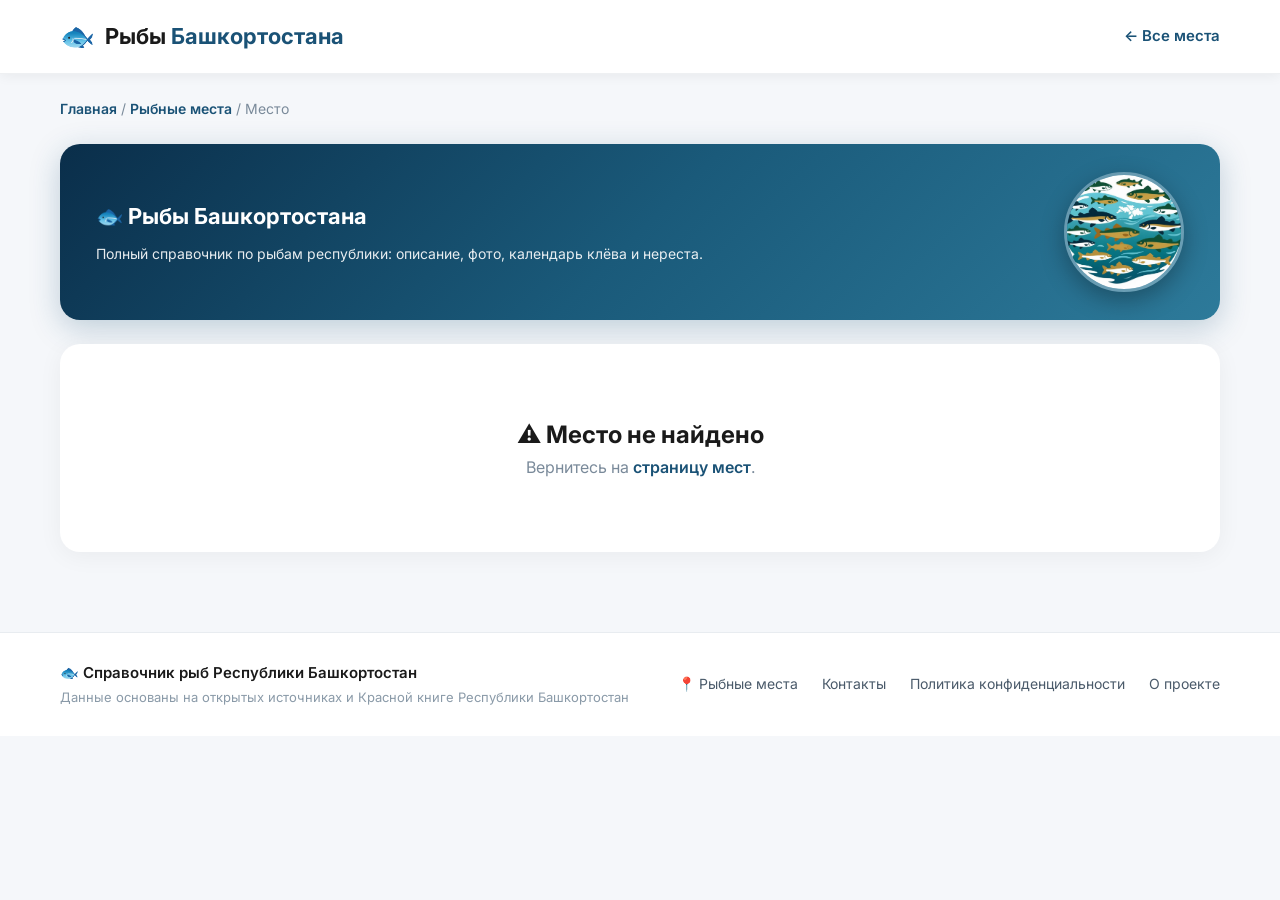
<file: place.html>
<!DOCTYPE html>
<html lang="ru">
<head>
    <meta charset="UTF-8" />
    <meta name="viewport" content="width=device-width, initial-scale=1.0" />
    <title id="pageTitle">Рыбное место — Рыбы России и Башкортостана</title>
    <link rel="icon" href="img/icons/favicon.png" type="image/png" />
    
    <!-- SEO Мета-теги (обновляются динамически) -->
    <meta name="description" content="Описание рыбного места: что ловится, как добраться, советы." />
    <meta name="keywords" content="рыбные места башкортостана, рыбалка, куда поехать на рыбалку" />
    <meta name="author" content="Рыбы России и Башкортостана" />
    <meta name="robots" content="index, follow, max-image-preview:large" />
    
    <!-- Open Graph -->
    <meta property="og:type" content="article" />
    <meta property="og:title" content="Рыбное место — Рыбы России и Башкортостана" />
    <meta property="og:description" content="Описание рыбного места: что ловится, как добраться, советы." />
    <meta property="og:url" content="https://www.bashrybka.ru/place.html" />
    <meta property="og:image" content="https://www.bashrybka.ru/img/places/pavlovskoe1.webp" />
    <meta property="og:image:width" content="1200" />
    <meta property="og:image:height" content="630" />
    <meta property="og:locale" content="ru_RU" />
    
    <!-- Twitter Card -->
    <meta name="twitter:card" content="summary_large_image" />
    <meta name="twitter:title" content="Рыбное место — Рыбы России и Башкортостана" />
    <meta name="twitter:description" content="Описание рыбного места: что ловится, как добраться, советы." />
    <meta name="twitter:image" content="https://www.bashrybka.ru/img/places/pavlovskoe1.webp" />
    
    <!-- Гео-теги -->
    <meta name="geo.region" content="RU-BA" />
    <meta name="geo.placename" content="Уфа, Башкортостан, Россия" />
    
    <!-- Canonical -->
    <link rel="canonical" href="https://www.bashrybka.ru/place.html" />
    <meta name="theme-color" content="#1a5276" />
    
    <link rel="stylesheet" href="css/style.css" />
    <link href="https://fonts.googleapis.com/css2?family=Inter:ital,wght@0,400;0,600;0,700;1,400&display=swap" rel="stylesheet" />
    
    <style>
        /* ===== ПРОМО-БЛОК С КАРТИНКОЙ ===== */
        .place-hero {
            background: linear-gradient(135deg, #0a2e4a 0%, #1a5a7a 50%, #2d7a9a 100%);
            border-radius: 20px;
            padding: 28px 36px;
            margin: 16px 0 24px;
            color: white;
            box-shadow: 0 8px 30px rgba(26, 82, 118, 0.25);
        }
        .place-hero-content {
            display: flex;
            align-items: center;
            justify-content: space-between;
            gap: 30px;
        }
        .place-hero-text {
            flex: 1;
        }
        .place-hero-text h2 {
            font-size: 22px;
            font-weight: 700;
            margin: 0 0 8px;
        }
        .place-hero-text p {
            font-size: 14px;
            opacity: 0.9;
            margin: 0;
            line-height: 1.6;
        }
        .place-hero-image {
            flex-shrink: 0;
        }
        .place-hero-image img {
            width: 120px;
            height: 120px;
            object-fit: cover;
            border-radius: 50%;
            box-shadow: 0 8px 24px rgba(0, 0, 0, 0.3);
            border: 3px solid rgba(255, 255, 255, 0.3);
        }

        /* ===== ОСНОВНАЯ СЕТКА ===== */
        .place-page {
            background: white;
            border-radius: 20px;
            padding: 32px;
            box-shadow: 0 4px 24px rgba(0, 0, 0, 0.05);
            margin-bottom: 32px;
        }

        .place-layout {
            display: grid;
            grid-template-columns: 1fr 1fr;
            gap: 32px;
            align-items: start;
        }

        /* ===== ЛЕВАЯ КОЛОНКА — ФОТО ===== */
        .place-photo-section {
            position: sticky;
            top: 90px;
        }

        .carousel-container {
            position: relative;
            width: 100%;
            height: 400px;
            border-radius: 16px;
            overflow: hidden;
            box-shadow: 0 4px 20px rgba(0, 0, 0, 0.1);
            background: #e8ecf0;
        }
        .carousel-slides {
            display: flex;
            width: 100%;
            height: 100%;
            transition: transform 0.4s ease-in-out;
        }
        .carousel-slide {
            min-width: 100%;
            height: 100%;
        }
        .carousel-slide img {
            width: 100%;
            height: 100%;
            object-fit: cover;
            display: block;
        }
        .carousel-btn {
            position: absolute;
            top: 50%;
            transform: translateY(-50%);
            background: rgba(255, 255, 255, 0.85);
            border: none;
            width: 40px;
            height: 40px;
            border-radius: 50%;
            font-size: 20px;
            cursor: pointer;
            box-shadow: 0 2px 8px rgba(0,0,0,0.15);
            transition: background 0.2s;
            display: flex;
            align-items: center;
            justify-content: center;
            color: #1a1a1a;
            z-index: 10;
        }
        .carousel-btn:hover {
            background: white;
        }
        .carousel-btn.prev { left: 12px; }
        .carousel-btn.next { right: 12px; }
        .carousel-dots {
            position: absolute;
            bottom: 12px;
            left: 50%;
            transform: translateX(-50%);
            display: flex;
            gap: 8px;
            z-index: 10;
        }
        .carousel-dot {
            width: 10px;
            height: 10px;
            border-radius: 50%;
            background: rgba(255, 255, 255, 0.5);
            border: none;
            cursor: pointer;
            transition: background 0.3s;
        }
        .carousel-dot.active {
            background: white;
        }

        .place-quick-info {
            display: grid;
            grid-template-columns: 1fr 1fr;
            gap: 8px;
            background: #f8f9fa;
            padding: 14px 16px;
            border-radius: 12px;
            margin-top: 16px;
        }
        .place-quick-item {
            display: flex;
            align-items: center;
            gap: 6px;
            font-size: 13px;
            color: #2a3a4a;
        }
        .place-quick-item .label {
            color: #7a8a9a;
            font-weight: 500;
        }
        .place-quick-item .value {
            font-weight: 600;
            color: #0a2e4a;
        }

        /* ===== ПРАВАЯ КОЛОНКА — ТЕКСТ ===== */
        .place-info-section {
            display: flex;
            flex-direction: column;
        }

        .place-page-name {
            font-size: 32px;
            font-weight: 800;
            color: #0a2e4a;
            margin: 0 0 8px;
            line-height: 1.15;
        }

        .place-page-meta {
            display: flex;
            flex-wrap: wrap;
            gap: 8px;
            margin-bottom: 20px;
        }
        .place-badge {
            display: inline-flex;
            align-items: center;
            gap: 4px;
            font-size: 13px;
            font-weight: 600;
            padding: 4px 14px;
            border-radius: 20px;
            background: #e3f2fd;
            color: #0d47a1;
        }
        .place-badge.region {
            background: #e8f5e9;
            color: #2e7d32;
        }

        .place-section {
            margin-bottom: 20px;
        }
        .place-section h3 {
            font-size: 15px;
            font-weight: 700;
            color: #1a5276;
            margin: 0 0 8px;
            display: flex;
            align-items: center;
            gap: 6px;
        }
        .place-section p {
            font-size: 15px;
            line-height: 1.7;
            color: #2a3a4a;
            margin: 0;
        }

        .place-fish-list {
            display: flex;
            flex-wrap: wrap;
            gap: 8px;
        }
        .place-fish-link {
            display: inline-flex;
            align-items: center;
            gap: 6px;
            padding: 6px 14px;
            border-radius: 20px;
            background: #e8f5e9;
            color: #2e7d32;
            font-size: 13px;
            font-weight: 600;
            text-decoration: none;
            transition: all 0.25s ease;
            border: 1px solid #c8e6c9;
        }
        .place-fish-link:hover {
            background: #2e7d32;
            color: white;
            transform: translateY(-2px);
            box-shadow: 0 4px 12px rgba(46, 125, 50, 0.3);
        }
        .place-fish-link.red-book {
            background: #ffebee;
            color: #c62828;
            border-color: #ffcdd2;
        }
        .place-fish-link.red-book:hover {
            background: #c62828;
            color: white;
            box-shadow: 0 4px 12px rgba(198, 40, 40, 0.3);
        }

        .place-howto {
            background: #f0f7fc;
            border-radius: 12px;
            padding: 16px;
            border-left: 4px solid #1a5276;
        }
        .place-howto h3 {
            color: #1a5276;
        }

        .place-tips {
            background: #fef9e7;
            border-radius: 12px;
            padding: 16px;
            border-left: 4px solid #f1c40f;
        }
        .place-tips h3 {
            color: #b7950b;
        }

        .back-button {
            display: inline-block;
            padding: 10px 28px;
            background: #f0f2f5;
            border-radius: 30px;
            color: #1a1a1a;
            font-weight: 600;
            text-decoration: none;
            transition: background 0.2s;
            margin-top: 24px;
        }
        .back-button:hover {
            background: #e0e4e8;
        }

        /* ===== АДАПТИВНОСТЬ ===== */
        @media (max-width: 820px) {
            .place-layout {
                grid-template-columns: 1fr;
                gap: 20px;
            }
            .place-photo-section {
                position: static;
            }
            .carousel-container {
                height: 280px;
            }
            .place-hero-content {
                flex-direction: column;
                text-align: center;
                gap: 16px;
            }
            .place-hero-image img {
                width: 90px;
                height: 90px;
            }
        }
        @media (max-width: 640px) {
            .place-page {
                padding: 16px;
            }
            .carousel-container {
                height: 220px;
            }
            .place-page-name {
                font-size: 24px;
            }
            .place-quick-info {
                grid-template-columns: 1fr;
            }
            .carousel-btn {
                width: 32px;
                height: 32px;
                font-size: 16px;
            }
        }
    </style>
</head>
<body>
    <header class="header">
        <div class="container">
            <div class="header-inner">
                <a href="index.html" class="logo" style="text-decoration:none;">
                    <span class="logo-icon">🐟</span>
                    <span class="logo-text">Рыбы <span class="logo-accent">Башкортостана</span></span>
                </a>
                <div class="header-controls">
                    <a href="places.html" style="color:#1a5276;font-weight:600;font-size:15px;">← Все места</a>
                </div>
            </div>
        </div>
    </header>

    <main class="main-content">
        <div class="container">
            <div class="breadcrumbs">
                <a href="index.html">Главная</a> / 
                <a href="places.html">Рыбные места</a> / 
                <span id="breadcrumbPlace">Место</span>
            </div>

            <!-- Промо-блок с картинкой -->
            <section class="place-hero">
                <div class="place-hero-content">
                    <div class="place-hero-text">
                        <h2>🐟 Рыбы Башкортостана</h2>
                        <p>Полный справочник по рыбам республики: описание, фото, календарь клёва и нереста.</p>
                    </div>
                    <div class="place-hero-image">
                        <img src="img/promo-fish.jpg" alt="Рыбы Башкортостана" loading="lazy" onerror="this.style.display='none'" />
                    </div>
                </div>
            </section>
            
            <div class="place-page" id="placePage">
                <div style="text-align:center;padding:40px;">⏳ Загрузка данных...</div>
            </div>
        </div>
    </main>

    <footer class="footer">
        <div class="container">
            <div class="footer-inner">
                <div class="footer-info">
                    <p>🐟 Справочник рыб Республики Башкортостан</p>
                    <p class="footer-small">Данные основаны на открытых источниках и Красной книге Республики Башкортостан</p>
                </div>
                <div class="footer-links">
                    <a href="places.html">📍 Рыбные места</a>
                    <a href="contacts.html">Контакты</a>
                    <a href="privacy.html">Политика конфиденциальности</a>
                    <a href="about.html">О проекте</a>
                </div>
            </div>
        </div>
    </footer>

    <script>
        function escapeHtml(str) {
            if (!str) return '';
            return String(str).replace(/[&<>]/g, function(m) {
                if (m === '&') return '&amp;';
                if (m === '<') return '&lt;';
                if (m === '>') return '&gt;';
                return m;
            });
        }

        function getPlaceId() {
            const params = new URLSearchParams(window.location.search);
            return params.get('id');
        }

        async function loadPlacePage() {
            const placeId = getPlaceId();
            const pageContainer = document.getElementById('placePage');
            
            if (!placeId) {
                pageContainer.innerHTML = `
                    <div style="text-align:center;padding:40px;">
                        <h2>⚠️ Место не найдено</h2>
                        <p style="color:#7a8a9a;">Вернитесь на <a href="places.html" style="color:#1a5276;font-weight:600;">страницу мест</a>.</p>
                    </div>
                `;
                return;
            }

            try {
                const [placesRes, fishesRes] = await Promise.all([
                    fetch('data/places.json'),
                    fetch('data/fishes.json')
                ]);
                
                if (!placesRes.ok) throw new Error(`Ошибка загрузки мест: ${placesRes.status}`);
                if (!fishesRes.ok) throw new Error(`Ошибка загрузки рыб: ${fishesRes.status}`);
                
                const placesData = await placesRes.json();
                const fishesData = await fishesRes.json();
                
                const place = (placesData.places || []).find(p => p.id === placeId);
                
                if (!place) {
                    pageContainer.innerHTML = `
                        <div style="text-align:center;padding:40px;">
                            <h2>⚠️ Место не найдено</h2>
                            <p style="color:#7a8a9a;">Вернитесь на <a href="places.html" style="color:#1a5276;font-weight:600;">страницу мест</a>.</p>
                        </div>
                    `;
                    return;
                }
                
                const fishesMap = {};
                (fishesData.fishes || []).forEach(fish => {
                    fishesMap[fish.id] = fish;
                });

                // ===== ДИНАМИЧЕСКИЕ МЕТА-ТЕГИ (УЛУЧШЕННЫЕ) =====
                const fishNames = (place.fish || []).map(id => fishesMap[id]?.name).filter(Boolean).join(', ');
                const fishCount = (place.fish || []).length;
                const newTitle = `${place.name}: рыбалка, ${fishCount} видов рыб, как добраться`;
                const newDesc = `${place.name} (${place.region || 'Башкортостан'}) — рыбалка на ${fishNames}. Как добраться, советы, координаты. ${place.shortDescription || ''}`;
                const newKeywords = `${place.name}, рыбалка, ${place.region || ''}, ${fishNames}, рыбные места башкортостана, куда поехать на рыбалку`;
                
                document.title = newTitle;
                document.getElementById('pageTitle').textContent = newTitle;
                document.getElementById('breadcrumbPlace').textContent = place.name;
                
                document.querySelector('meta[name="description"]').setAttribute('content', newDesc);
                document.querySelector('meta[name="keywords"]').setAttribute('content', newKeywords);
                document.querySelector('meta[property="og:title"]').setAttribute('content', newTitle);
                document.querySelector('meta[property="og:description"]').setAttribute('content', newDesc);
                document.querySelector('meta[property="og:image"]').setAttribute('content', `https://www.bashrybka.ru/${place.thumb || 'img/placeholder.jpg'}`);
                document.querySelector('meta[property="og:url"]').setAttribute('content', `https://www.bashrybka.ru/place.html?id=${place.id}`);
                document.querySelector('meta[name="twitter:title"]').setAttribute('content', newTitle);
                document.querySelector('meta[name="twitter:description"]').setAttribute('content', newDesc);
                document.querySelector('meta[name="twitter:image"]').setAttribute('content', `https://www.bashrybka.ru/${place.thumb || 'img/placeholder.jpg'}`);
                document.querySelector('link[rel="canonical"]').setAttribute('href', `https://www.bashrybka.ru/place.html?id=${place.id}`);

                let typeLabel = 'Место';
                let typeEmoji = '📍';
                if (place.type === 'река') { typeLabel = 'Река'; typeEmoji = '🏞'; }
                else if (place.type === 'озеро') { typeLabel = 'Озеро'; typeEmoji = '💧'; }
                else if (place.type === 'водохранилище') { typeLabel = 'Водохранилище'; typeEmoji = '🌊'; }

                let carouselHTML = '';
                const images = place.images && place.images.length > 0 ? place.images : [place.thumb || 'img/placeholder.jpg'];
                
                if (images.length === 1) {
                    carouselHTML = `
                        <div class="carousel-container" style="background:transparent;box-shadow:none;">
                            <img src="${images[0]}" alt="${escapeHtml(place.name)}" style="width:100%;height:100%;object-fit:cover;border-radius:16px;" onerror="this.src='img/placeholder.jpg'" />
                        </div>
                    `;
                } else {
                    carouselHTML = `
                        <div class="carousel-container" id="carouselContainer">
                            <div class="carousel-slides" id="carouselSlides">
                                ${images.map(img => `
                                    <div class="carousel-slide">
                                        <img src="${img}" alt="${escapeHtml(place.name)}" loading="lazy" onerror="this.src='img/placeholder.jpg'" />
                                    </div>
                                `).join('')}
                            </div>
                            <button class="carousel-btn prev" onclick="changeSlide(-1)">‹</button>
                            <button class="carousel-btn next" onclick="changeSlide(1)">›</button>
                            <div class="carousel-dots" id="carouselDots">
                                ${images.map((_, idx) => `<button class="carousel-dot ${idx === 0 ? 'active' : ''}" onclick="goToSlide(${idx})"></button>`).join('')}
                            </div>
                        </div>
                    `;
                }

                let fishListHTML = '';
                if (place.fish && place.fish.length > 0) {
                    fishListHTML = place.fish.map(fishId => {
                        const fish = fishesMap[fishId];
                        if (!fish) return '';
                        const isRedBook = fish.status && fish.status.includes('краснокнижная');
                        return `
                            <a href="fish.html?id=${fish.id}" class="place-fish-link ${isRedBook ? 'red-book' : ''}" title="Подробнее о рыбе ${escapeHtml(fish.name)}">
                                🐟 ${escapeHtml(fish.name)}
                                ${isRedBook ? '⚠️' : ''}
                            </a>
                        `;
                    }).join('');
                } else {
                    fishListHTML = '<p style="color:#7a8a9a;font-size:14px;">Информация уточняется</p>';
                }

                // ===== SCHEMA.ORG =====
                function renderSchemaOrg(place, fishesMap) {
                    const coords = place.coordinates ? place.coordinates.split(',').map(c => c.trim()) : null;
                    const touristSchema = {
                        "@context": "https://schema.org",
                        "@type": "TouristAttraction",
                        "name": place.name,
                        "description": place.shortDescription || place.fullDescription || '',
                        "address": {
                            "@type": "PostalAddress",
                            "addressRegion": "Республика Башкортостан",
                            "addressLocality": place.region || ''
                        },
                        "image": `https://www.bashrybka.ru/${place.thumb || 'img/placeholder.jpg'}`,
                        "url": `https://www.bashrybka.ru/place.html?id=${place.id}`
                    };
                    
                    if (coords && coords.length === 2) {
                        touristSchema.geo = {
                            "@type": "GeoCoordinates",
                            "latitude": coords[0],
                            "longitude": coords[1]
                        };
                    }
                    
                    const breadcrumbSchema = {
                        "@context": "https://schema.org",
                        "@type": "BreadcrumbList",
                        "itemListElement": [
                            {
                                "@type": "ListItem",
                                "position": 1,
                                "name": "Главная",
                                "item": "https://www.bashrybka.ru/"
                            },
                            {
                                "@type": "ListItem",
                                "position": 2,
                                "name": "Рыбные места",
                                "item": "https://www.bashrybka.ru/places.html"
                            },
                            {
                                "@type": "ListItem",
                                "position": 3,
                                "name": place.name,
                                "item": `https://www.bashrybka.ru/place.html?id=${place.id}`
                            }
                        ]
                    };
                    
                    return [touristSchema, breadcrumbSchema].map(schema => 
                        `<script type="application/ld+json">${JSON.stringify(schema)}<\/script>`
                    ).join('');
                }

                pageContainer.innerHTML = `
                    <div class="place-layout">
                        <div class="place-photo-section">
                            ${carouselHTML}
                            
                            <div class="place-quick-info">
                                <div class="place-quick-item">
                                    <span class="label">🏞 Тип:</span>
                                    <span class="value">${typeLabel}</span>
                                </div>
                                <div class="place-quick-item">
                                    <span class="label">📍 Район:</span>
                                    <span class="value">${escapeHtml(place.region || '—')}</span>
                                </div>
                                ${place.coordinates ? `
                                <div class="place-quick-item" style="grid-column: 1 / -1;">
                                    <span class="label">🧭 Координаты:</span>
                                    <span class="value">${escapeHtml(place.coordinates)}</span>
                                </div>
                                ` : ''}
                            </div>
                        </div>

                        <div class="place-info-section">
                            <h1 class="place-page-name">${escapeHtml(place.name)}</h1>
                            
                            <div class="place-page-meta">
                                <span class="place-badge">${typeEmoji} ${typeLabel}</span>
                                <span class="place-badge region">📍 ${escapeHtml(place.region || 'Башкортостан')}</span>
                            </div>

                            <div class="place-section">
                                <h3>📝 Описание</h3>
                                <p>${escapeHtml(place.fullDescription || place.shortDescription || 'Описание уточняется.')}</p>
                            </div>

                            <div class="place-section">
                                <h3>🐟 Какие рыбы водятся</h3>
                                <div class="place-fish-list">
                                    ${fishListHTML}
                                </div>
                            </div>

                            ${place.howToGet ? `
                            <div class="place-section place-howto">
                                <h3>🚗 Как добраться</h3>
                                <p>${escapeHtml(place.howToGet)}</p>
                            </div>
                            ` : ''}

                            ${place.tips ? `
                            <div class="place-section place-tips">
                                <h3>💡 Советы по ловле</h3>
                                <p>${escapeHtml(place.tips)}</p>
                            </div>
                            ` : ''}

                            <a href="places.html" class="back-button">← Все рыбные места</a>
                        </div>
                    </div>
                    
                    <!-- ✅ SCHEMA.ORG -->
                    ${renderSchemaOrg(place, fishesMap)}
                `;

                if (images.length > 1) {
                    initCarousel(images.length);
                }

            } catch (error) {
                console.error('❌ Ошибка:', error);
                pageContainer.innerHTML = `
                    <div style="text-align:center;padding:40px;">
                        <h2>⚠️ Ошибка загрузки</h2>
                        <p style="color:#7a8a9a;">Пожалуйста, попробуйте позже.</p>
                        <p style="color:#999;font-size:14px;margin-top:8px;">${error.message}</p>
                    </div>
                `;
            }
        }

        // ========== ЛОГИКА КАРУСЕЛИ ==========
        let currentSlide = 0;
        let totalSlides = 0;
        let slideInterval = null;

        function initCarousel(count) {
            totalSlides = count;
            updateCarousel();
            slideInterval = setInterval(() => changeSlide(1), 4000);
            const container = document.getElementById('carouselContainer');
            if (container) {
                container.addEventListener('mouseenter', () => clearInterval(slideInterval));
                container.addEventListener('mouseleave', () => {
                    slideInterval = setInterval(() => changeSlide(1), 4000);
                });
            }
        }

        function changeSlide(direction) {
            currentSlide = (currentSlide + direction + totalSlides) % totalSlides;
            updateCarousel();
        }

        function goToSlide(index) {
            currentSlide = index;
            updateCarousel();
        }

        function updateCarousel() {
            const slidesContainer = document.getElementById('carouselSlides');
            const dots = document.querySelectorAll('.carousel-dot');
            if (slidesContainer) {
                slidesContainer.style.transform = `translateX(-${currentSlide * 100}%)`;
            }
            dots.forEach((dot, idx) => {
                dot.classList.toggle('active', idx === currentSlide);
            });
        }

        document.addEventListener('DOMContentLoaded', loadPlacePage);
    </script>

<!-- Yandex.Metrika counter -->
<script type="text/javascript">
    (function(m,e,t,r,i,k,a){
        m[i]=m[i]||function(){(m[i].a=m[i].a||[]).push(arguments)};
        m[i].l=1*new Date();
        for (var j = 0; j < document.scripts.length; j++) {if (document.scripts[j].src === r) { return; }}
        k=e.createElement(t),a=e.getElementsByTagName(t)[0],k.async=1,k.src=r,a.parentNode.insertBefore(k,a)
    })(window, document,'script','https://mc.yandex.ru/metrika/tag.js?id=111613780', 'ym');

    ym(111613780, 'init', {ssr:true, webvisor:true, clickmap:true, ecommerce:"dataLayer", referrer: document.referrer, url: location.href, accurateTrackBounce:true, trackLinks:true});
</script>
<noscript><div><img src="https://mc.yandex.ru/watch/111613780" style="position:absolute;left:-9999px;" alt="" /></div></noscript>
<!-- /Yandex.Metrika counter -->
</body>
</html>
</file>
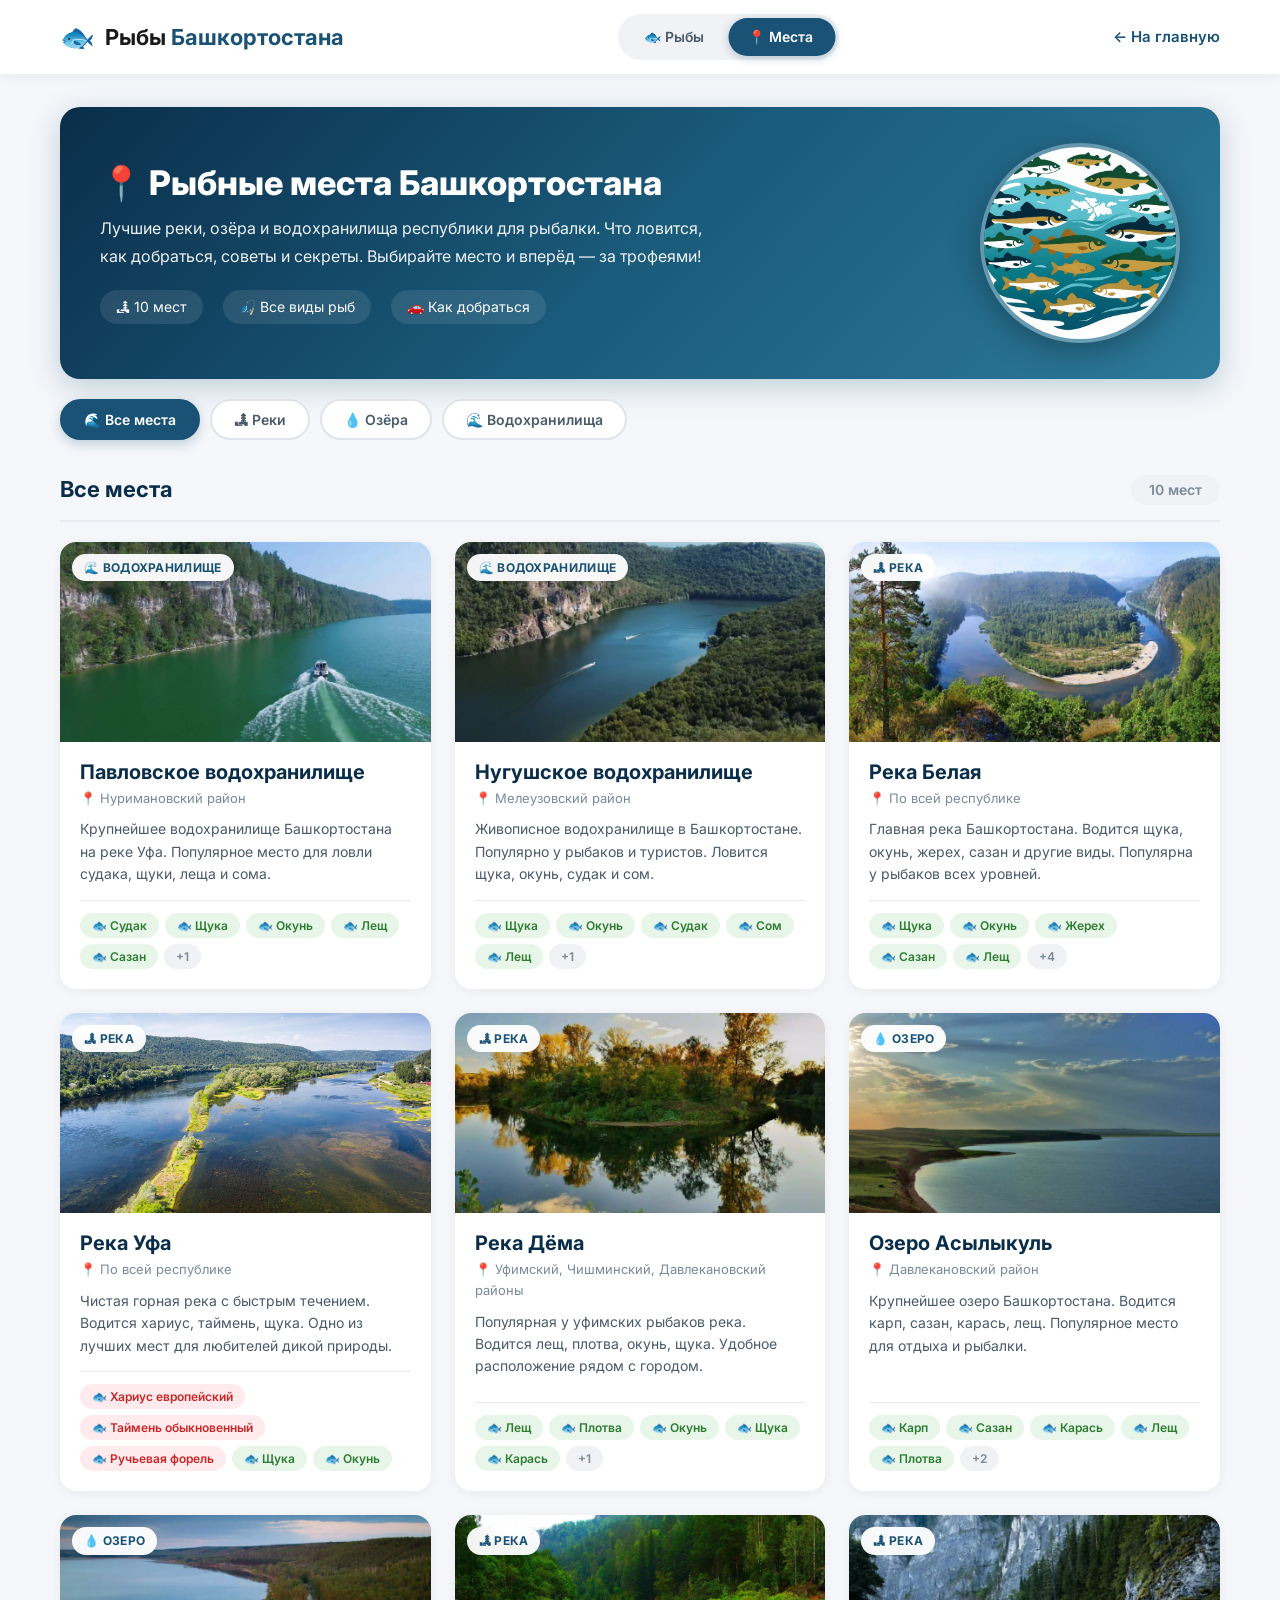
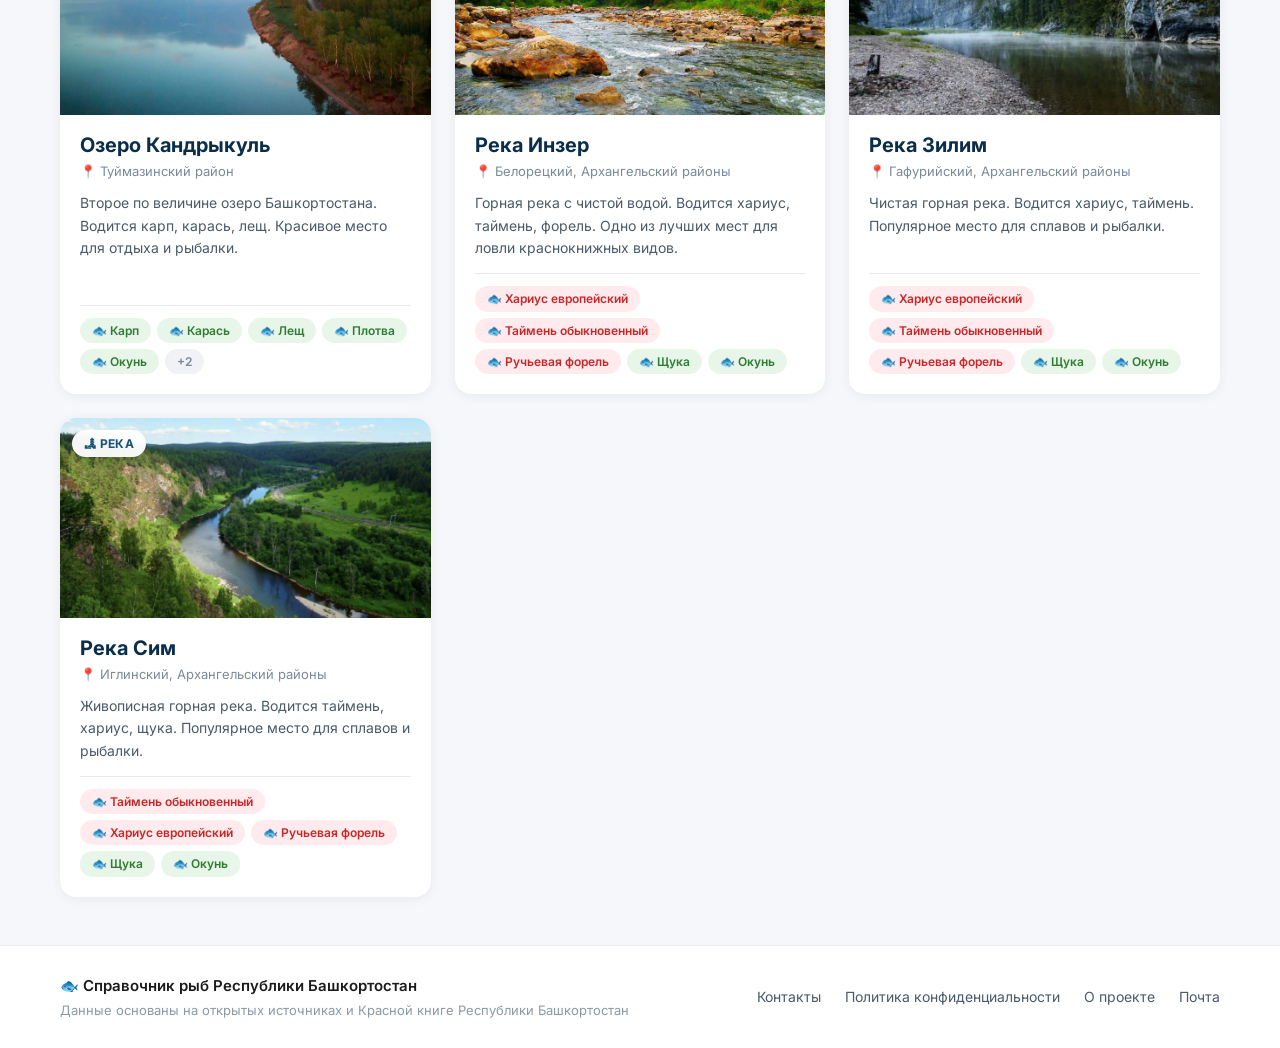
<file: places.html>
<!DOCTYPE html>
<html lang="ru">
<head>
    <meta charset="UTF-8" />
    <meta name="viewport" content="width=device-width, initial-scale=1.0" />
    <title>Рыбные места Башкортостана: 10 лучших рек, озёр и водохранилищ</title>
    <link rel="icon" href="img/icons/favicon.png" type="image/png" />
    
    <!-- SEO Мета-теги (улучшенные) -->
    <meta name="description" content="10 лучших рыбных мест Башкортостана: Павловское и Нугушское водохранилища, реки Белая, Уфа, Дёма, Инзер, Зилим, Сим, озёра Асылыкуль и Кандрыкуль. Что ловится, как добраться, советы." />
    <meta name="keywords" content="рыбные места башкортостана, куда поехать на рыбалку в башкирии, рыбалка на павловском водохранилище, рыбалка на реке белой, рыбалка на асылыкуле, рыбалка на кандрыкуле, рыбалка в башкирии, лучшие места для рыбалки, 10 рыбных мест" />
    <meta name="author" content="Рыбы Башкортостана" />
    <meta name="robots" content="index, follow, max-image-preview:large" />
    
    <!-- Open Graph -->
    <meta property="og:type" content="website" />
    <meta property="og:title" content="Рыбные места Башкортостана: 10 лучших рек, озёр и водохранилищ" />
    <meta property="og:description" content="10 лучших рыбных мест Башкортостана: реки, озёра, водохранилища. Что ловится, как добраться, советы." />
    <meta property="og:url" content="https://www.bashrybka.ru/places.html" />
    <meta property="og:image" content="https://www.bashrybka.ru/img/promo-fish.jpg" />
    <meta property="og:locale" content="ru_RU" />
    
    <!-- Twitter Card -->
    <meta name="twitter:card" content="summary_large_image" />
    <meta name="twitter:title" content="Рыбные места Башкортостана: 10 лучших мест" />
    <meta name="twitter:description" content="10 лучших рыбных мест Башкортостана: реки, озёра, водохранилища." />
    <meta name="twitter:image" content="https://www.bashrybka.ru/img/promo-fish.jpg" />
    
    <!-- Гео-теги -->
    <meta name="geo.region" content="RU-BA" />
    <meta name="geo.placename" content="Уфа, Башкортостан, Россия" />
    
    <!-- Canonical -->
    <link rel="canonical" href="https://www.bashrybka.ru/places.html" />
    <meta name="theme-color" content="#1a5276" />
    
    <link rel="stylesheet" href="css/style.css" />
    <link href="https://fonts.googleapis.com/css2?family=Inter:ital,wght@0,400;0,600;0,700;1,400&display=swap" rel="stylesheet" />
    
    <style>
        /* ===== ЗАГОЛОВОК СТРАНИЦЫ С КАРТИНКОЙ ===== */
        .places-hero {
            background: linear-gradient(135deg, #0a2e4a 0%, #1a5a7a 50%, #2d7a9a 100%);
            border-radius: 20px;
            padding: 36px 40px;
            margin: 24px 0 0;
            color: white;
            box-shadow: 0 8px 30px rgba(26, 82, 118, 0.25);
        }
        .places-hero-content {
            display: flex;
            align-items: center;
            justify-content: space-between;
            gap: 40px;
        }
        .places-hero-text {
            flex: 1;
        }
        .places-hero h1 {
            font-size: 34px;
            font-weight: 800;
            margin: 0 0 12px;
            line-height: 1.2;
        }
        .places-hero p {
            font-size: 16px;
            opacity: 0.92;
            max-width: 620px;
            line-height: 1.7;
            margin: 0;
        }
        .places-hero-stats {
            display: flex;
            gap: 20px;
            margin-top: 20px;
            flex-wrap: wrap;
        }
        .places-hero-stats span {
            background: rgba(255, 255, 255, 0.1);
            padding: 6px 16px;
            border-radius: 20px;
            font-size: 14px;
            backdrop-filter: blur(4px);
        }
        .places-hero-image {
            flex-shrink: 0;
        }
        .places-hero-image img {
            width: 200px;
            height: 200px;
            object-fit: cover;
            border-radius: 50%;
            box-shadow: 0 8px 32px rgba(0, 0, 0, 0.3);
            border: 4px solid rgba(255, 255, 255, 0.3);
            transition: transform 0.3s ease;
        }
        .places-hero-image img:hover {
            transform: scale(1.05);
        }

        /* ===== ФИЛЬТРЫ ===== */
        .places-filters {
            padding: 20px 0 0;
        }
        .places-filters-grid {
            display: flex;
            gap: 10px;
            flex-wrap: wrap;
        }
        .place-filter-btn {
            padding: 10px 22px;
            border: 2px solid #e0e4e8;
            border-radius: 30px;
            background: white;
            font-size: 14px;
            font-weight: 600;
            cursor: pointer;
            transition: all 0.25s ease;
            color: #4a5a6a;
            font-family: 'Inter', sans-serif;
            display: flex;
            align-items: center;
            gap: 6px;
        }
        .place-filter-btn:hover {
            border-color: #1a5276;
            background: #f0f7fc;
            transform: translateY(-2px);
            box-shadow: 0 4px 12px rgba(26, 82, 118, 0.12);
        }
        .place-filter-btn.active {
            border-color: #1a5276;
            background: #1a5276;
            color: white;
            box-shadow: 0 4px 12px rgba(26, 82, 118, 0.25);
        }

        /* ===== СЕТКА МЕСТ ===== */
        .places-grid {
            display: grid;
            grid-template-columns: repeat(auto-fill, minmax(320px, 1fr));
            gap: 24px;
            margin-top: 8px;
        }

        /* ===== КАРТОЧКА МЕСТА ===== */
        .place-card {
            background: white;
            border-radius: 16px;
            overflow: hidden;
            box-shadow: 0 2px 12px rgba(0, 0, 0, 0.06);
            transition: all 0.3s ease;
            cursor: pointer;
            display: flex;
            flex-direction: column;
            color: inherit;
            text-decoration: none;
            opacity: 0;
            animation: fadeInUp 0.5s ease forwards;
        }
        .place-card:hover {
            transform: translateY(-6px);
            box-shadow: 0 12px 32px rgba(0, 0, 0, 0.12);
        }
        @keyframes fadeInUp {
            from { opacity: 0; transform: translateY(24px); }
            to { opacity: 1; transform: translateY(0); }
        }
        .place-card-img-wrap {
            position: relative;
            width: 100%;
            height: 200px;
            overflow: hidden;
            background: #e8ecf0;
        }
        .place-card-img {
            width: 100%;
            height: 100%;
            object-fit: cover;
            display: block;
            transition: transform 0.4s ease;
        }
        .place-card:hover .place-card-img {
            transform: scale(1.05);
        }
        .place-card-type-badge {
            position: absolute;
            top: 12px;
            left: 12px;
            background: rgba(255, 255, 255, 0.95);
            color: #1a5276;
            font-size: 12px;
            font-weight: 700;
            padding: 4px 12px;
            border-radius: 20px;
            backdrop-filter: blur(4px);
            text-transform: uppercase;
            letter-spacing: 0.3px;
        }
        .place-card-content {
            padding: 18px 20px 20px;
            display: flex;
            flex-direction: column;
            flex: 1;
        }
        .place-card-title {
            font-size: 20px;
            font-weight: 700;
            margin: 0 0 4px;
            color: #0a2e4a;
            line-height: 1.2;
        }
        .place-card-region {
            font-size: 13px;
            color: #7a8a9a;
            margin-bottom: 10px;
            display: flex;
            align-items: center;
            gap: 4px;
        }
        .place-card-desc {
            font-size: 14px;
            color: #4a5a6a;
            line-height: 1.6;
            margin-bottom: 14px;
            flex: 1;
        }
        .place-card-fish {
            display: flex;
            flex-wrap: wrap;
            gap: 6px;
            padding-top: 12px;
            border-top: 1px solid #e8ecf0;
        }
        .place-fish-tag {
            font-size: 12px;
            font-weight: 600;
            padding: 3px 12px;
            border-radius: 20px;
            background: #e8f5e9;
            color: #2e7d32;
        }
        .place-fish-tag.red-book {
            background: #ffebee;
            color: #c62828;
        }

        /* ===== ПУСТО ===== */
        .places-empty {
            grid-column: 1 / -1;
            text-align: center;
            padding: 60px 20px;
            color: #7a8a9a;
        }

        /* ===== АДАПТИВНОСТЬ ===== */
        @media (max-width: 820px) {
            .places-hero-content {
                flex-direction: column;
                text-align: center;
                gap: 20px;
            }
            .places-hero-image img {
                width: 150px;
                height: 150px;
            }
        }
        @media (max-width: 768px) {
            .places-hero {
                padding: 24px 20px;
            }
            .places-hero h1 {
                font-size: 24px;
            }
            .places-hero p {
                font-size: 15px;
            }
            .places-grid {
                grid-template-columns: 1fr;
                gap: 16px;
            }
            .place-card-img-wrap {
                height: 180px;
            }
        }
    </style>
<!-- Yandex Autoplacement 20065535 -->
<script src="https://yandex.ru/ads/system/context.js" async></script>
<script data-page-id="20065535" src="https://yandex.ru/ads/system/ap-loader.js" async></script>
</head>
<body>
    <header class="header">
        <div class="container">
            <div class="header-inner">
                <a href="index.html" class="logo" style="text-decoration:none;">
                    <span class="logo-icon">🐟</span>
                    <span class="logo-text">Рыбы <span class="logo-accent">Башкортостана</span></span>
                </a>
                
                <!-- ✅ ПЕРЕКЛЮЧАТЕЛЬ СО СДВИГОМ -->
                <div class="view-switcher-slider" data-active="places">
                    <div class="view-slider-bg"></div>
                    <a href="index.html" class="view-btn-slider">🐟 Рыбы</a>
                    <a href="places.html" class="view-btn-slider active">📍 Места</a>
                </div>
                
                <div class="header-controls">
                    <a href="index.html" style="color:#1a5276;font-weight:600;font-size:15px;">← На главную</a>
                </div>
            </div>
        </div>
    </header>

    <main class="main-content">
        <div class="container">
            <!-- Промо-блок с картинкой -->
            <section class="places-hero">
                <div class="places-hero-content">
                    <div class="places-hero-text">
                        <h1>📍 Рыбные места Башкортостана</h1>
                        <p>Лучшие реки, озёра и водохранилища республики для рыбалки. Что ловится, как добраться, советы и секреты. Выбирайте место и вперёд — за трофеями!</p>
                        <div class="places-hero-stats">
                            <span>🏞 10 мест</span>
                            <span>🎣 Все виды рыб</span>
                            <span>🚗 Как добраться</span>
                        </div>
                    </div>
                    <div class="places-hero-image">
                        <img src="img/promo-fish.jpg" alt="Рыбные места Башкортостана" loading="lazy" onerror="this.style.display='none'" />
                    </div>
                </div>
            </section>

            <!-- Фильтры -->
            <section class="places-filters">
                <div class="places-filters-grid">
                    <button class="place-filter-btn active" data-filter="all">🌊 Все места</button>
                    <button class="place-filter-btn" data-filter="река">🏞 Реки</button>
                    <button class="place-filter-btn" data-filter="озеро">💧 Озёра</button>
                    <button class="place-filter-btn" data-filter="водохранилище">🌊 Водохранилища</button>
                </div>
            </section>

            <!-- Заголовок -->
            <div class="section-header" style="margin-top:24px;">
                <h3>Все места</h3>
                <span class="section-count" id="placesCount">0 мест</span>
            </div>

            <!-- Сетка карточек -->
            <div class="places-grid" id="placesGrid">
                <div class="places-empty">⏳ Загрузка мест...</div>
            </div>
        </div>
    </main>

    <footer class="footer">
        <div class="container">
            <div class="footer-inner">
                <div class="footer-info">
                    <p>🐟 Справочник рыб Республики Башкортостан</p>
                    <p class="footer-small">Данные основаны на открытых источниках и Красной книге Республики Башкортостан</p>
                </div>
                <div class="footer-links">
                    <a href="contacts.html">Контакты</a>
                    <a href="privacy.html">Политика конфиденциальности</a>
                    <a href="about.html">О проекте</a>
                    <a href="mailto:krypton-mail@mail.ru">Почта</a>
                </div>
            </div>
        </div>
    </footer>

    <script>
        // Глобальные переменные
        let allPlaces = [];
        let allFishes = {};
        let currentFilter = 'all';

        // Загрузка данных
        document.addEventListener('DOMContentLoaded', async function() {
            const grid = document.getElementById('placesGrid');
            
            try {
                const [placesRes, fishesRes] = await Promise.all([
                    fetch('data/places.json'),
                    fetch('data/fishes.json')
                ]);
                
                if (!placesRes.ok) throw new Error('Ошибка загрузки мест: ' + placesRes.status);
                if (!fishesRes.ok) throw new Error('Ошибка загрузки рыб: ' + fishesRes.status);
                
                const placesData = await placesRes.json();
                const fishesData = await fishesRes.json();
                
                allPlaces = placesData.places || [];
                
                (fishesData.fishes || []).forEach(fish => {
                    allFishes[fish.id] = fish;
                });
                
                setupFilters();
                renderPlaces(allPlaces);
                updateCounter(allPlaces.length);
                
            } catch (error) {
                console.error('❌ Ошибка:', error);
                grid.innerHTML = `
                    <div class="places-empty">
                        <p style="font-size:18px;">⚠️ Не удалось загрузить места</p>
                        <p style="font-size:14px;">${error.message}</p>
                    </div>
                `;
            }
        });

        function setupFilters() {
            document.querySelectorAll('.place-filter-btn').forEach(btn => {
                btn.addEventListener('click', function() {
                    currentFilter = this.dataset.filter;
                    
                    document.querySelectorAll('.place-filter-btn').forEach(b => b.classList.remove('active'));
                    this.classList.add('active');
                    
                    let filtered = allPlaces;
                    if (currentFilter !== 'all') {
                        filtered = allPlaces.filter(p => p.type === currentFilter);
                    }
                    
                    renderPlaces(filtered);
                    updateCounter(filtered.length);
                });
            });
        }

        function renderPlaces(places) {
            const grid = document.getElementById('placesGrid');
            
            if (places.length === 0) {
                grid.innerHTML = `
                    <div class="places-empty">
                        <p style="font-size:18px;">😕 Ничего не найдено</p>
                        <p style="font-size:14px;">Попробуйте изменить фильтр</p>
                    </div>
                `;
                return;
            }
            
            let html = '';
            places.forEach((place, index) => {
                const delay = index * 0.05;
                
                let typeLabel = 'Место';
                let typeEmoji = '📍';
                if (place.type === 'река') { typeLabel = 'Река'; typeEmoji = '🏞'; }
                else if (place.type === 'озеро') { typeLabel = 'Озеро'; typeEmoji = '💧'; }
                else if (place.type === 'водохранилище') { typeLabel = 'Водохранилище'; typeEmoji = '🌊'; }
                
                let fishTagsHTML = '';
                if (place.fish && place.fish.length > 0) {
                    fishTagsHTML = place.fish.slice(0, 5).map(fishId => {
                        const fish = allFishes[fishId];
                        if (!fish) return '';
                        const isRedBook = fish.status && fish.status.includes('краснокнижная');
                        return `<span class="place-fish-tag ${isRedBook ? 'red-book' : ''}">🐟 ${escapeHtml(fish.name)}</span>`;
                    }).join('');
                    
                    if (place.fish.length > 5) {
                        fishTagsHTML += `<span class="place-fish-tag" style="background:#f0f2f5;color:#7a8a9a;">+${place.fish.length - 5}</span>`;
                    }
                }
                
                html += `
                    <a href="place.html?id=${place.id}" class="place-card" style="animation-delay: ${delay}s;">
                        <div class="place-card-img-wrap">
                            <img src="${place.thumb || 'img/placeholder.jpg'}" 
                                 alt="${escapeHtml(place.name)}" 
                                 class="place-card-img" 
                                 loading="lazy" 
                                 onerror="this.src='img/placeholder.jpg'" />
                            <span class="place-card-type-badge">${typeEmoji} ${typeLabel}</span>
                        </div>
                        <div class="place-card-content">
                            <h3 class="place-card-title">${escapeHtml(place.name)}</h3>
                            <div class="place-card-region">📍 ${escapeHtml(place.region || 'Башкортостан')}</div>
                            <p class="place-card-desc">${escapeHtml(place.shortDescription || '')}</p>
                            <div class="place-card-fish">
                                ${fishTagsHTML}
                            </div>
                        </div>
                    </a>
                `;
            });
            
            grid.innerHTML = html;
        }

        function updateCounter(count) {
            const counter = document.getElementById('placesCount');
            if (counter) {
                counter.textContent = `${count} ${getPlural(count)}`;
            }
        }

        function getPlural(n) {
            if (n % 10 === 1 && n % 100 !== 11) return 'место';
            if (n % 10 >= 2 && n % 10 <= 4 && (n % 100 < 10 || n % 100 >= 20)) return 'места';
            return 'мест';
        }

        function escapeHtml(str) {
            if (!str) return '';
            return String(str).replace(/[&<>]/g, function(m) {
                if (m === '&') return '&amp;';
                if (m === '<') return '&lt;';
                if (m === '>') return '&gt;';
                return m;
            });
        }
    </script>

<!-- Yandex.Metrika counter -->
<script type="text/javascript">
    (function(m,e,t,r,i,k,a){
        m[i]=m[i]||function(){(m[i].a=m[i].a||[]).push(arguments)};
        m[i].l=1*new Date();
        for (var j = 0; j < document.scripts.length; j++) {if (document.scripts[j].src === r) { return; }}
        k=e.createElement(t),a=e.getElementsByTagName(t)[0],k.async=1,k.src=r,a.parentNode.insertBefore(k,a)
    })(window, document,'script','https://mc.yandex.ru/metrika/tag.js?id=111613780', 'ym');

    ym(111613780, 'init', {ssr:true, webvisor:true, clickmap:true, ecommerce:"dataLayer", referrer: document.referrer, url: location.href, accurateTrackBounce:true, trackLinks:true});
</script>
<noscript><div><img src="https://mc.yandex.ru/watch/111613780" style="position:absolute; left:-9999px;" alt="" /></div></noscript>
<!-- /Yandex.Metrika counter -->
</body>
</html>
</file>
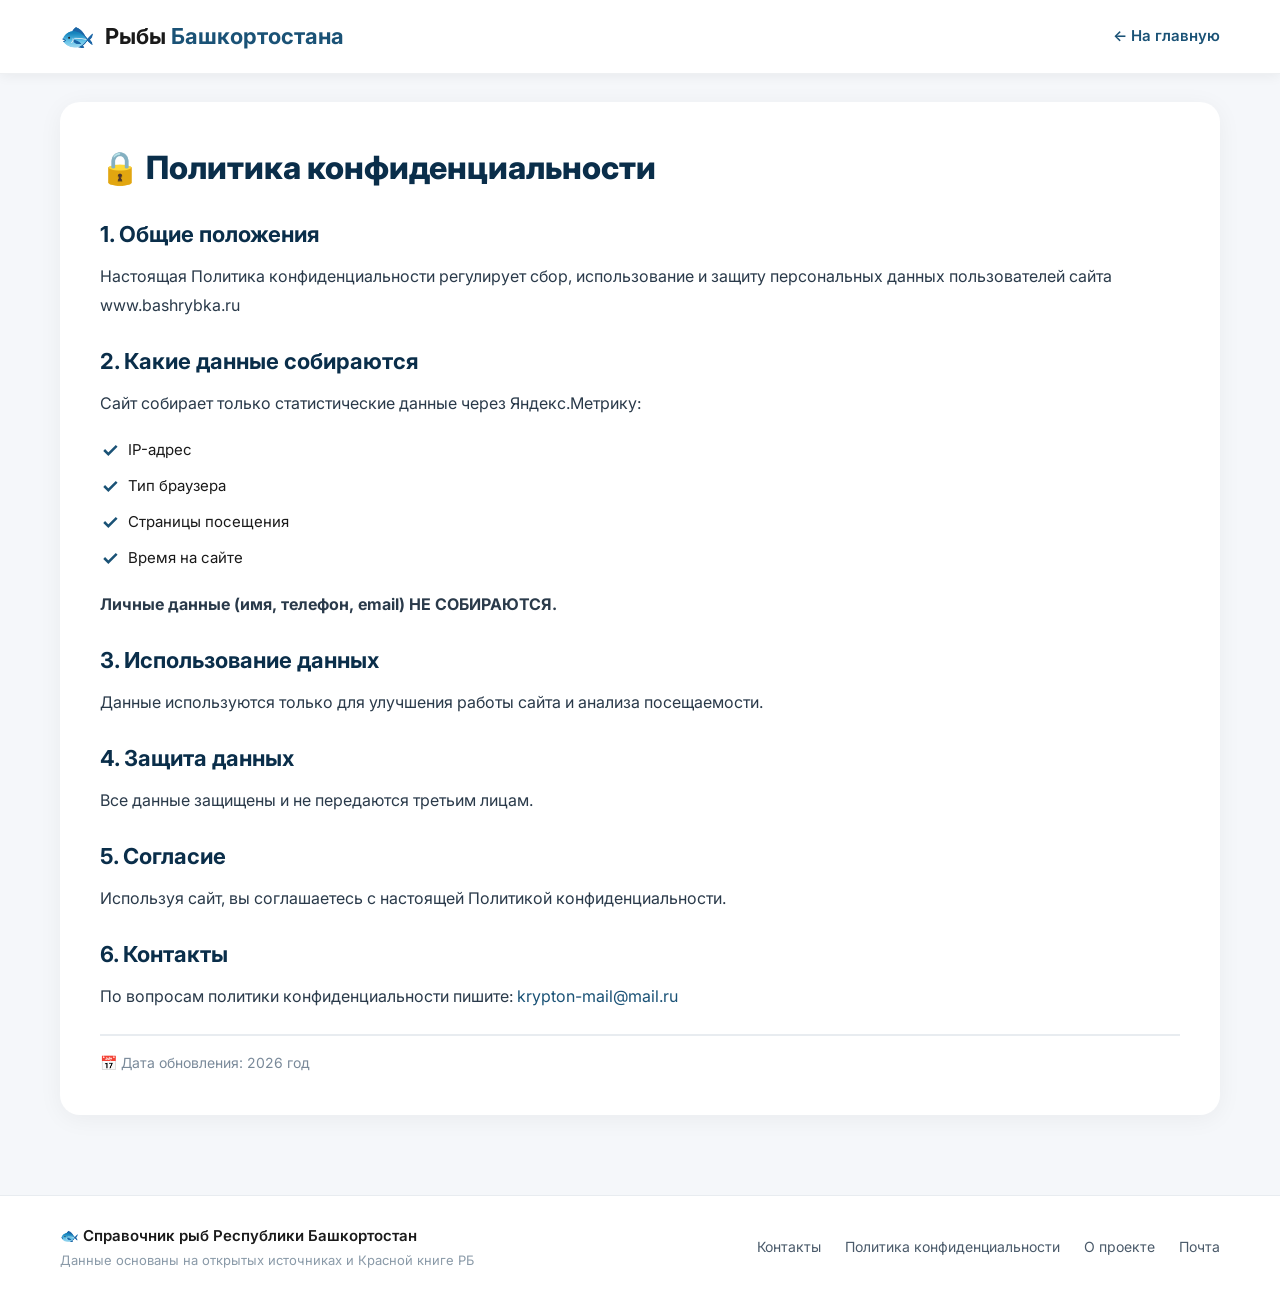
<file: privacy.html>
<!DOCTYPE html>
<html lang="ru">
<head>
    <meta charset="UTF-8" />
    <meta name="viewport" content="width=device-width, initial-scale=1.0" />
    <title>Политика конфиденциальности — Рыбы Башкортостана</title>
    <link rel="icon" href="img/icons/favicon.png" type="image/png" />
    <link rel="stylesheet" href="css/style.css" />
    <link href="https://fonts.googleapis.com/css2?family=Inter:ital,wght@0,400;0,600;0,700;1,400&display=swap" rel="stylesheet" />
    <style>
        .privacy-page {
            background: white;
            border-radius: 20px;
            padding: 40px;
            box-shadow: 0 4px 24px rgba(0, 0, 0, 0.05);
            margin: 20px 0 32px;
        }
        .privacy-page h1 {
            font-size: 32px;
            font-weight: 800;
            color: #0a2e4a;
            margin-bottom: 24px;
        }
        .privacy-page h2 {
            font-size: 22px;
            font-weight: 700;
            color: #0a2e4a;
            margin-top: 24px;
            margin-bottom: 10px;
        }
        .privacy-page p {
            font-size: 16px;
            line-height: 1.8;
            color: #2a3a4a;
            margin-bottom: 14px;
        }
        .privacy-page ul {
            list-style: none;
            padding: 0;
            margin-bottom: 14px;
        }
        .privacy-page ul li {
            padding: 6px 0 6px 28px;
            background: url('data:image/svg+xml;utf8,<svg xmlns="http://www.w3.org/2000/svg" width="20" height="20" viewBox="0 0 24 24" fill="none" stroke="%231a5276" stroke-width="3"><path d="M5 12l5 5L20 7"/></svg>') left center no-repeat;
            background-size: 20px;
            font-size: 15px;
        }
        .privacy-date {
            margin-top: 24px;
            padding-top: 16px;
            border-top: 2px solid #e8ecf0;
            font-size: 14px;
            color: #7a8a9a;
        }
        @media (max-width: 640px) {
            .privacy-page {
                padding: 24px 20px;
            }
            .privacy-page h1 {
                font-size: 24px;
            }
            .privacy-page h2 {
                font-size: 18px;
            }
        }
    </style>
</head>
<body>
    <header class="header">
        <div class="container">
            <div class="header-inner">
                <a href="index.html" class="logo" style="text-decoration:none;">
                    <span class="logo-icon">🐟</span>
                    <span class="logo-text">Рыбы <span class="logo-accent">Башкортостана</span></span>
                </a>
                <div class="header-controls">
                    <a href="index.html" style="color:#1a5276;font-weight:600;font-size:15px;">← На главную</a>
                </div>
            </div>
        </div>
    </header>

    <main class="main-content">
        <div class="container">
            <div class="privacy-page">
                <h1>🔒 Политика конфиденциальности</h1>

                <h2>1. Общие положения</h2>
                <p>Настоящая Политика конфиденциальности регулирует сбор, использование и защиту персональных данных пользователей сайта www.bashrybka.ru</p>

                <h2>2. Какие данные собираются</h2>
                <p>Сайт собирает только статистические данные через Яндекс.Метрику:</p>
                <ul>
                    <li>IP-адрес</li>
                    <li>Тип браузера</li>
                    <li>Страницы посещения</li>
                    <li>Время на сайте</li>
                </ul>
                <p><strong>Личные данные (имя, телефон, email) НЕ СОБИРАЮТСЯ.</strong></p>

                <h2>3. Использование данных</h2>
                <p>Данные используются только для улучшения работы сайта и анализа посещаемости.</p>

                <h2>4. Защита данных</h2>
                <p>Все данные защищены и не передаются третьим лицам.</p>

                <h2>5. Согласие</h2>
                <p>Используя сайт, вы соглашаетесь с настоящей Политикой конфиденциальности.</p>

                <h2>6. Контакты</h2>
                <p>По вопросам политики конфиденциальности пишите: <a href="mailto:krypton-mail@mail.ru" style="color:#1a5276;">krypton-mail@mail.ru</a></p>

                <div class="privacy-date">
                    📅 Дата обновления: 2026 год
                </div>
            </div>
        </div>
    </main>

    <footer class="footer">
        <div class="container">
            <div class="footer-inner">
                <div class="footer-info">
                    <p>🐟 Справочник рыб Республики Башкортостан</p>
                    <p class="footer-small">Данные основаны на открытых источниках и Красной книге РБ</p>
                </div>
                <div class="footer-links">
                    <a href="contacts.html">Контакты</a>
                    <a href="privacy.html">Политика конфиденциальности</a>
                    <a href="about.html">О проекте</a>
                    <a href="mailto:krypton-mail@mail.ru">Почта</a>
                </div>
            </div>
        </div>
    </footer>
<!-- Yandex.Metrika counter -->
<script type="text/javascript">
    (function(m,e,t,r,i,k,a){
        m[i]=m[i]||function(){(m[i].a=m[i].a||[]).push(arguments)};
        m[i].l=1*new Date();
        for (var j = 0; j < document.scripts.length; j++) {if (document.scripts[j].src === r) { return; }}
        k=e.createElement(t),a=e.getElementsByTagName(t)[0],k.async=1,k.src=r,a.parentNode.insertBefore(k,a)
    })(window, document,'script','https://mc.yandex.ru/metrika/tag.js?id=111613780', 'ym');

    ym(111613780, 'init', {ssr:true, webvisor:true, clickmap:true, ecommerce:"dataLayer", referrer: document.referrer, url: location.href, accurateTrackBounce:true, trackLinks:true});
</script>
<noscript><div><img src="https://mc.yandex.ru/watch/111613780" style="position:absolute; left:-9999px;" alt="" /></div></noscript>
<!-- /Yandex.Metrika counter -->
</body>
</html>
</file>
<file: css/style.css>
/* ========================================
   БАЗОВЫЕ НАСТРОЙКИ
   ======================================== */
* {
    margin: 0;
    padding: 0;
    box-sizing: border-box;
}

body {
    font-family: 'Inter', -apple-system, BlinkMacSystemFont, 'Segoe UI', Roboto, sans-serif;
    background: #f5f7fa;
    color: #1a1a1a;
    line-height: 1.6;
}

.container {
    max-width: 1200px;
    margin: 0 auto;
    padding: 0 20px;
}

a {
    text-decoration: none;
    color: inherit;
}

img {
    max-width: 100%;
    display: block;
}

/* ========================================
   ШАПКА (HEADER)
   ======================================== */
.header {
    background: white;
    box-shadow: 0 2px 12px rgba(0, 0, 0, 0.06);
    padding: 14px 0;
    position: sticky;
    top: 0;
    z-index: 1000;
    border-bottom: 1px solid #eef0f2;
}

.header-inner {
    display: flex;
    align-items: center;
    justify-content: space-between;
    flex-wrap: wrap;
    gap: 12px;
}

.logo {
    display: flex;
    align-items: center;
    gap: 10px;
    font-size: 22px;
    font-weight: 700;
    color: #1a1a1a;
}

.logo-icon {
    font-size: 28px;
}

.logo-accent {
    color: #1a5276;
}

.logo-badge {
    font-size: 12px;
    font-weight: 600;
    background: #e8edf2;
    color: #1a5276;
    padding: 2px 12px;
    border-radius: 20px;
    margin-left: 4px;
}

.header-controls {
    display: flex;
    align-items: center;
    gap: 12px;
}

.search-wrapper {
    position: relative;
}

.search-input {
    padding: 10px 18px 10px 44px;
    border: 2px solid #e0e4e8;
    border-radius: 30px;
    font-size: 15px;
    min-width: 240px;
    outline: none;
    background: #f8f9fa;
    transition: all 0.3s;
    font-family: 'Inter', sans-serif;
}

.search-input:focus {
    border-color: #1a5276;
    background: white;
    box-shadow: 0 0 0 4px rgba(26, 82, 118, 0.1);
}

.search-icon {
    position: absolute;
    left: 16px;
    top: 50%;
    transform: translateY(-50%);
    color: #8a9aa8;
    pointer-events: none;
}

/* ========================================
   🆕 ПЕРЕКЛЮЧАТЕЛЬ РЫБЫ / МЕСТА (СО СДВИГОМ)
   ======================================== */
.view-switcher-slider {
    position: relative;
    display: flex;
    background: #f0f2f5;
    padding: 4px;
    border-radius: 30px;
    margin: 0 auto;
    flex-shrink: 0;
}

.view-slider-bg {
    position: absolute;
    top: 4px;
    left: 4px;
    width: calc(50% - 4px);
    height: calc(100% - 8px);
    background: #1a5276;
    border-radius: 26px;
    transition: transform 0.3s ease;
    box-shadow: 0 2px 8px rgba(26, 82, 118, 0.3);
    z-index: 0;
}

.view-switcher-slider[data-active="places"] .view-slider-bg {
    transform: translateX(100%);
}

.view-btn-slider {
    position: relative;
    z-index: 1;
    flex: 1;
    padding: 8px 22px;
    border-radius: 26px;
    font-size: 14px;
    font-weight: 600;
    color: #4a5a6a;
    text-decoration: none;
    transition: color 0.25s ease;
    display: flex;
    align-items: center;
    justify-content: center;
    gap: 6px;
    white-space: nowrap;
}

.view-btn-slider.active {
    color: white;
}

.view-btn-slider:hover:not(.active) {
    color: #1a5276;
}

/* ========================================
   ПРОМО-БАННЕР
   ======================================== */
.promo-banner {
    background: linear-gradient(135deg, #0a2e4a 0%, #1a5a7a 50%, #2d7a9a 100%);
    padding: 0;
    border-radius: 20px;
    margin: 24px 0 0;
    overflow: hidden;
    box-shadow: 0 8px 30px rgba(26, 82, 118, 0.25);
}

.promo-content {
    display: flex;
    align-items: center;
    justify-content: space-between;
    gap: 40px;
    padding: 36px 40px;
    color: white;
}

.promo-text {
    flex: 1;
}

.promo-tag {
    background: rgba(255, 255, 255, 0.15);
    padding: 4px 16px;
    border-radius: 20px;
    font-size: 13px;
    font-weight: 600;
    display: inline-block;
    letter-spacing: 0.5px;
    backdrop-filter: blur(4px);
}

.promo-text h2 {
    font-size: 34px;
    margin: 10px 0 12px;
    font-weight: 800;
    line-height: 1.2;
    letter-spacing: -0.5px;
}

.promo-text p {
    font-size: 16px;
    opacity: 0.92;
    max-width: 520px;
    line-height: 1.7;
}

.promo-stats {
    display: flex;
    gap: 28px;
    margin-top: 18px;
    font-size: 14px;
    opacity: 0.9;
}

.promo-stats span {
    background: rgba(255, 255, 255, 0.08);
    padding: 4px 14px;
    border-radius: 20px;
    backdrop-filter: blur(4px);
}

.promo-image img {
    width: 200px;
    height: 200px;
    object-fit: cover;
    border-radius: 50%;
    box-shadow: 0 8px 32px rgba(0, 0, 0, 0.3);
    border: 4px solid rgba(255, 255, 255, 0.3);
    transition: transform 0.3s ease;
}

.promo-image img:hover {
    transform: scale(1.08);
}

/* ========================================
   КАТЕГОРИИ (ФИЛЬТРЫ-ИКОНКИ)
   ======================================== */
.categories {
    padding: 20px 0 0;
}

.categories-grid {
    display: flex;
    gap: 10px;
    flex-wrap: wrap;
}

.category-btn {
    padding: 10px 22px;
    border: 2px solid #e0e4e8;
    border-radius: 30px;
    background: white;
    font-size: 14px;
    font-weight: 600;
    cursor: pointer;
    transition: all 0.25s ease;
    color: #4a5a6a;
    font-family: 'Inter', sans-serif;
    display: flex;
    align-items: center;
    gap: 6px;
}

.category-btn:hover {
    border-color: #1a5276;
    background: #f0f7fc;
    transform: translateY(-2px);
    box-shadow: 0 4px 12px rgba(26, 82, 118, 0.12);
}

.category-btn.active {
    border-color: #1a5276;
    background: #1a5276;
    color: white;
    box-shadow: 0 4px 12px rgba(26, 82, 118, 0.25);
}

/* ========================================
   БЛОК "СЛУЧАЙНЫЙ ФАКТ"
   ======================================== */
.fact-block {
    padding: 18px 0 0;
}

.fact-card {
    background: #fef9e7;
    border-radius: 14px;
    padding: 16px 24px;
    display: flex;
    align-items: center;
    gap: 16px;
    border-left: 5px solid #f1c40f;
    box-shadow: 0 2px 8px rgba(241, 196, 15, 0.15);
}

.fact-emoji {
    font-size: 28px;
    flex-shrink: 0;
}

.fact-text {
    font-size: 16px;
    color: #2c3e50;
    font-style: italic;
    font-weight: 500;
}

/* ========================================
   ОСНОВНОЙ КОНТЕНТ
   ======================================== */
.main-content {
    padding: 8px 0 40px;
}

/* ========================================
   ГЛАВНАЯ КАРТОЧКА (FEATURED)
   ======================================== */
.featured-card-wrapper {
    margin: 24px 0 32px;
}

.featured-card {
    display: flex;
    background: white;
    border-radius: 18px;
    overflow: hidden;
    box-shadow: 0 4px 24px rgba(0, 0, 0, 0.07);
    transition: all 0.3s ease;
    cursor: pointer;
}

.featured-card:hover {
    transform: translateY(-4px);
    box-shadow: 0 12px 40px rgba(0, 0, 0, 0.12);
}

.featured-card img {
    width: 38%;
    min-height: 220px;
    object-fit: cover;
    flex-shrink: 0;
}

.featured-card-content {
    padding: 28px 32px;
    display: flex;
    flex-direction: column;
    justify-content: center;
    flex: 1;
}

.featured-card-content .tag {
    margin-bottom: 6px;
}

.featured-card-title {
    font-size: 26px;
    font-weight: 800;
    margin: 4px 0 8px;
    line-height: 1.2;
    color: #0a2e4a;
}

.featured-card-desc {
    color: #4a5a6a;
    font-size: 15px;
    line-height: 1.7;
    margin: 0 0 12px;
}

.featured-card-meta {
    font-size: 14px;
    color: #7a8a9a;
}

/* ========================================
   ЗАГОЛОВОК СЕКЦИИ
   ======================================== */
.section-header {
    display: flex;
    justify-content: space-between;
    align-items: center;
    padding: 8px 0 12px;
    border-bottom: 2px solid #e8ecf0;
    margin-bottom: 20px;
}

.section-header h3 {
    font-size: 22px;
    font-weight: 700;
    margin: 0;
    color: #0a2e4a;
}

.section-count {
    font-size: 14px;
    font-weight: 600;
    color: #7a8a9a;
    background: #f0f2f5;
    padding: 4px 18px;
    border-radius: 20px;
}

/* ========================================
   СЕТКА КАРТОЧЕК (ГЛАВНАЯ)
   ======================================== */
.fish-grid {
    display: grid;
    grid-template-columns: repeat(auto-fill, minmax(280px, 1fr));
    gap: 24px;
}

/* ========================================
   КАРТОЧКА РЫБЫ (В СТИЛЕ ДЗЕН)
   ======================================== */
.fish-card {
    background: white;
    border-radius: 16px;
    overflow: hidden;
    box-shadow: 0 2px 12px rgba(0, 0, 0, 0.06);
    transition: all 0.3s ease;
    cursor: pointer;
    display: block;
    color: inherit;
    opacity: 0;
    animation: fadeInUp 0.5s ease forwards;
}

.fish-card:hover {
    transform: translateY(-6px);
    box-shadow: 0 12px 32px rgba(0, 0, 0, 0.1);
}

@keyframes fadeInUp {
    from {
        opacity: 0;
        transform: translateY(24px);
    }
    to {
        opacity: 1;
        transform: translateY(0);
    }
}

.fish-card-img {
    width: 100%;
    height: 200px;
    object-fit: cover;
    display: block;
    background: #e8ecf0;
}

.fish-card-content {
    padding: 18px 20px 22px;
}

.fish-card-title {
    font-size: 20px;
    font-weight: 700;
    margin: 0 0 2px;
    color: #0a2e4a;
}

.fish-card-latin {
    font-size: 14px;
    color: #7a8a9a;
    font-style: italic;
    margin-bottom: 10px;
}

.fish-card-tags {
    display: flex;
    flex-wrap: wrap;
    gap: 6px;
    margin-bottom: 10px;
}

.fish-card-habitats {
    font-size: 14px;
    color: #4a5a6a;
}

.fish-card-habitats strong {
    color: #1a1a1a;
    font-weight: 600;
}

/* ========================================
   ТЕГИ (УНИВЕРСАЛЬНЫЕ)
   ======================================== */
.tag {
    font-size: 12px;
    font-weight: 600;
    padding: 3px 14px;
    border-radius: 20px;
    background: #f0f2f5;
    color: #4a5a6a;
    display: inline-block;
    letter-spacing: 0.3px;
}

.tag-red {
    background: #ffebee;
    color: #c62828;
}

.tag-promyslovaya {
    background: #e3f2fd;
    color: #0d47a1;
}

.tag-green {
    background: #e8f5e9;
    color: #2e7d32;
}

.tag-orange {
    background: #fff3e0;
    color: #e65100;
}

/* ========================================
   СТРАНИЦА РЫБЫ (fish.html)
   ======================================== */
/* Хлебные крошки */
.breadcrumbs {
    padding: 16px 0 8px;
    font-size: 14px;
    color: #7a8a9a;
}

.breadcrumbs a {
    color: #1a5276;
    font-weight: 600;
}

.breadcrumbs a:hover {
    text-decoration: underline;
}

/* Обертка страницы рыбы */
.fish-page {
    background: white;
    border-radius: 20px;
    padding: 40px;
    box-shadow: 0 4px 24px rgba(0, 0, 0, 0.05);
    margin-bottom: 32px;
}

/* Главная секция: фото + информация */
.fish-page-top {
    display: flex;
    gap: 40px;
    margin-bottom: 32px;
}

.fish-page-image {
    flex: 0 0 45%;
}

.fish-page-image img {
    width: 100%;
    height: 380px;
    object-fit: cover;
    border-radius: 16px;
    box-shadow: 0 4px 20px rgba(0, 0, 0, 0.08);
}

.fish-page-info {
    flex: 1;
}

.fish-page-name {
    font-size: 36px;
    font-weight: 800;
    color: #0a2e4a;
    margin: 0 0 4px;
    line-height: 1.1;
}

.fish-page-latin {
    font-size: 18px;
    font-style: italic;
    color: #7a8a9a;
    margin-bottom: 12px;
}

.fish-page-tags {
    display: flex;
    flex-wrap: wrap;
    gap: 8px;
    margin-bottom: 16px;
}

.fish-page-desc {
    font-size: 16px;
    line-height: 1.8;
    color: #2a3a4a;
    margin-bottom: 20px;
}

/* Характеристики таблицей */
.fish-page-specs {
    display: grid;
    grid-template-columns: 1fr 1fr;
    gap: 8px 24px;
    background: #f8f9fa;
    padding: 16px 20px;
    border-radius: 12px;
}

.fish-page-specs .spec-item {
    display: flex;
    justify-content: space-between;
    padding: 6px 0;
    border-bottom: 1px solid #e8ecf0;
    font-size: 15px;
}

.fish-page-specs .spec-item:last-child,
.fish-page-specs .spec-item:nth-last-child(2) {
    border-bottom: none;
}

.spec-label {
    color: #7a8a9a;
    font-weight: 500;
}

.spec-value {
    font-weight: 600;
    color: #0a2e4a;
}

/* Галерея (коллаж) */
.fish-gallery {
    margin: 28px 0 24px;
}

.fish-gallery h3 {
    font-size: 20px;
    font-weight: 700;
    margin-bottom: 14px;
    color: #0a2e4a;
}

.gallery-grid {
    display: grid;
    grid-template-columns: repeat(auto-fill, minmax(200px, 1fr));
    gap: 12px;
}

.gallery-grid img {
    width: 100%;
    height: 180px;
    object-fit: cover;
    border-radius: 12px;
    transition: transform 0.3s;
    cursor: pointer;
}

.gallery-grid img:hover {
    transform: scale(1.03);
}

/* Интересные факты */
.fish-facts {
    background: #fef9e7;
    border-radius: 14px;
    padding: 20px 24px;
    border-left: 5px solid #f1c40f;
    margin: 16px 0 8px;
}

.fish-facts h4 {
    font-size: 16px;
    font-weight: 700;
    color: #0a2e4a;
    margin-bottom: 8px;
}

.fish-facts ul {
    list-style: none;
    padding: 0;
}

.fish-facts ul li {
    padding: 4px 0 4px 28px;
    background: url('data:image/svg+xml;utf8,<svg xmlns="http://www.w3.org/2000/svg" width="18" height="18" viewBox="0 0 24 24" fill="none" stroke="%23f1c40f" stroke-width="3"><path d="M5 12l5 5L20 7"/></svg>') left center no-repeat;
    background-size: 18px;
    font-size: 15px;
    color: #2a3a4a;
}

/* ========================================
   СТРАНИЦА "О ПРОЕКТЕ" (about.html)
   ======================================== */
.about-page {
    background: white;
    border-radius: 20px;
    padding: 40px;
    box-shadow: 0 4px 24px rgba(0, 0, 0, 0.05);
    margin: 20px 0 32px;
}

.about-page h1 {
    font-size: 32px;
    font-weight: 800;
    color: #0a2e4a;
    margin-bottom: 16px;
}

.about-page p {
    font-size: 16px;
    line-height: 1.8;
    color: #2a3a4a;
    margin-bottom: 14px;
}

.about-page ul {
    list-style: none;
    padding: 0;
}

.about-page ul li {
    padding: 6px 0 6px 28px;
    background: url('data:image/svg+xml;utf8,<svg xmlns="http://www.w3.org/2000/svg" width="20" height="20" viewBox="0 0 24 24" fill="none" stroke="%231a5276" stroke-width="3"><path d="M5 12l5 5L20 7"/></svg>') left center no-repeat;
    background-size: 20px;
    font-size: 15px;
}

/* ========================================
   КНОПКА "ПОКАЗАТЬ ЕЩЕ"
   ======================================== */
.load-more-wrapper {
    text-align: center;
    padding: 28px 0 8px;
}

.load-more-btn {
    padding: 12px 48px;
    border: 2px solid #1a5276;
    border-radius: 30px;
    background: white;
    color: #1a5276;
    font-size: 16px;
    font-weight: 600;
    cursor: pointer;
    transition: all 0.25s ease;
    font-family: 'Inter', sans-serif;
}

.load-more-btn:hover {
    background: #1a5276;
    color: white;
    box-shadow: 0 4px 16px rgba(26, 82, 118, 0.25);
    transform: translateY(-2px);
}

/* ========================================
   ПОДВАЛ (FOOTER)
   ======================================== */
.footer {
    background: white;
    padding: 28px 0;
    border-top: 1px solid #e8ecf0;
    margin-top: 8px;
}

.footer-inner {
    display: flex;
    justify-content: space-between;
    align-items: center;
    flex-wrap: wrap;
    gap: 12px;
}

.footer-info p {
    font-size: 15px;
    color: #1a1a1a;
    font-weight: 600;
}

.footer-small {
    font-size: 13px !important;
    font-weight: 400 !important;
    color: #8a9aa8 !important;
    margin-top: 2px;
}

.footer-links {
    display: flex;
    gap: 24px;
}

.footer-links a {
    font-size: 14px;
    color: #4a5a6a;
    transition: color 0.2s;
}

.footer-links a:hover {
    color: #1a5276;
}

/* ========================================
   СТРАНИЦА 404
   ======================================== */
.error-page {
    text-align: center;
    padding: 80px 20px;
    background: white;
    border-radius: 20px;
    margin: 40px 0;
}

.error-page h1 {
    font-size: 72px;
    font-weight: 800;
    color: #1a5276;
    margin: 0;
}

.error-page h2 {
    font-size: 28px;
    font-weight: 700;
    color: #0a2e4a;
    margin: 8px 0 12px;
}

.error-page p {
    font-size: 16px;
    color: #7a8a9a;
    max-width: 400px;
    margin: 0 auto 24px;
}

.error-page .btn {
    display: inline-block;
    padding: 12px 36px;
    background: #1a5276;
    color: white;
    border-radius: 30px;
    font-weight: 600;
    transition: background 0.2s;
}

.error-page .btn:hover {
    background: #0a3a5a;
}

/* ========================================
   АДАПТИВНОСТЬ (МОБИЛЬНЫЕ УСТРОЙСТВА)
   ======================================== */
@media (max-width: 1024px) {
    .promo-content {
        padding: 30px 32px;
    }
    .promo-text h2 {
        font-size: 28px;
    }
    .promo-image img {
        width: 180px;
        height: 130px;
    }
}

@media (max-width: 820px) {
    .featured-card {
        flex-direction: column;
    }
    .featured-card img {
        width: 100%;
        height: 200px;
    }
    .featured-card-content {
        padding: 20px 24px;
    }
    .featured-card-title {
        font-size: 22px;
    }
    
    .fish-page-top {
        flex-direction: column;
    }
    .fish-page-image {
        flex: unset;
    }
    .fish-page-image img {
        height: 280px;
    }
    .fish-page-name {
        font-size: 28px;
    }
    .fish-page-specs {
        grid-template-columns: 1fr;
    }
    
    /* Переключатель на планшетах */
    .view-switcher-slider {
        order: 3;
        width: 100%;
        margin-top: 8px;
    }
    .view-btn-slider {
        padding: 8px 14px;
        font-size: 13px;
    }
}

@media (max-width: 640px) {
    .header-inner {
        flex-direction: column;
        align-items: stretch;
        gap: 10px;
    }
    
    .logo {
        font-size: 18px;
    }
    .logo-badge {
        font-size: 10px;
        padding: 1px 10px;
    }
    
    .search-input {
        min-width: unset;
        width: 100%;
        padding: 10px 16px 10px 40px;
        font-size: 14px;
    }
    .search-icon {
        left: 14px;
    }
    
    .promo-content {
        flex-direction: column;
        text-align: center;
        padding: 24px 20px;
        gap: 20px;
    }
    .promo-text h2 {
        font-size: 24px;
    }
    .promo-text p {
        max-width: 100%;
        font-size: 15px;
    }
    .promo-stats {
        flex-wrap: wrap;
        justify-content: center;
        gap: 8px;
    }
    .promo-stats span {
        font-size: 13px;
    }
    .promo-image img {
        width: 100%;
        height: 160px;
    }
    
    .categories-grid {
        justify-content: center;
    }
    .category-btn {
        font-size: 13px;
        padding: 8px 14px;
    }
    
    .fact-card {
        padding: 12px 16px;
        gap: 12px;
    }
    .fact-emoji {
        font-size: 22px;
    }
    .fact-text {
        font-size: 14px;
    }
    
    .fish-grid {
        grid-template-columns: 1fr;
        gap: 16px;
    }
    
    .section-header h3 {
        font-size: 18px;
    }
    
    .fish-page {
        padding: 20px;
    }
    .fish-page-name {
        font-size: 24px;
    }
    
    .gallery-grid {
        grid-template-columns: repeat(auto-fill, minmax(140px, 1fr));
    }
    .gallery-grid img {
        height: 140px;
    }
    
    .footer-inner {
        flex-direction: column;
        text-align: center;
    }
    .footer-links {
        gap: 16px;
        flex-wrap: wrap;
        justify-content: center;
    }
    
    .about-page {
        padding: 24px 20px;
    }
    .about-page h1 {
        font-size: 24px;
    }
}

@media (max-width: 400px) {
    .promo-text h2 {
        font-size: 20px;
    }
    .promo-stats span {
        font-size: 12px;
        padding: 3px 10px;
    }
    .featured-card-title {
        font-size: 18px;
    }
    .fish-card-title {
        font-size: 17px;
    }
}

/* ========================================
   🆕 КАЛЕНДАРЬ АКТИВНОСТИ (КУБИКИ)
   ======================================== */
.fish-calendars {
    margin: 24px 0 0;
    display: grid;
    grid-template-columns: 1fr 1fr;
    gap: 24px;
    background: #f8f9fa;
    padding: 20px 24px;
    border-radius: 16px;
}

.fish-calendar-block {
    display: flex;
    flex-direction: column;
    gap: 8px;
}

.fish-calendar-block h4 {
    font-size: 15px;
    font-weight: 700;
    color: #0a2e4a;
    margin: 0;
}

.calendar-row {
    display: flex;
    gap: 6px;
    flex-wrap: wrap;
}

.calendar-month {
    display: flex;
    flex-direction: column;
    align-items: center;
    gap: 2px;
    width: 28px;
}

.calendar-month .month-label {
    font-size: 9px;
    font-weight: 600;
    color: #7a8a9a;
    text-transform: uppercase;
    letter-spacing: 0.2px;
}

.calendar-month .month-box {
    width: 28px;
    height: 28px;
    border-radius: 6px;
    border: 1px solid #e0e4e8;
    background: #f0f2f5;
    transition: all 0.2s ease;
}

/* Цвета для активности (ловля) */
.calendar-month .month-box.activity-on {
    background: #2e7d32; /* Тёмно-зелёный */
    border-color: #2e7d32;
    box-shadow: 0 2px 6px rgba(46, 125, 50, 0.3);
}

/* Цвета для нереста */
.calendar-month .month-box.spawn-on {
    background: #c62828; /* Красный */
    border-color: #c62828;
    box-shadow: 0 2px 6px rgba(198, 40, 40, 0.3);
}

/* Легенда */
.calendar-legend {
    display: flex;
    gap: 16px;
    font-size: 12px;
    color: #4a5a6a;
    margin-top: 4px;
    flex-wrap: wrap;
}
.calendar-legend span {
    display: flex;
    align-items: center;
    gap: 6px;
}
.calendar-legend .dot {
    display: inline-block;
    width: 14px;
    height: 14px;
    border-radius: 4px;
    border: 1px solid #e0e4e8;
}
.calendar-legend .dot.green { background: #2e7d32; border-color: #2e7d32; }
.calendar-legend .dot.red { background: #c62828; border-color: #c62828; }
.calendar-legend .dot.gray { background: #f0f2f5; }

/* Адаптивность календаря */
@media (max-width: 640px) {
    .fish-calendars {
        grid-template-columns: 1fr;
        gap: 16px;
        padding: 16px;
    }
    .calendar-month {
        width: 24px;
    }
    .calendar-month .month-box {
        width: 24px;
        height: 24px;
    }
    .calendar-month .month-label {
        font-size: 7px;
    }
}
</file>
